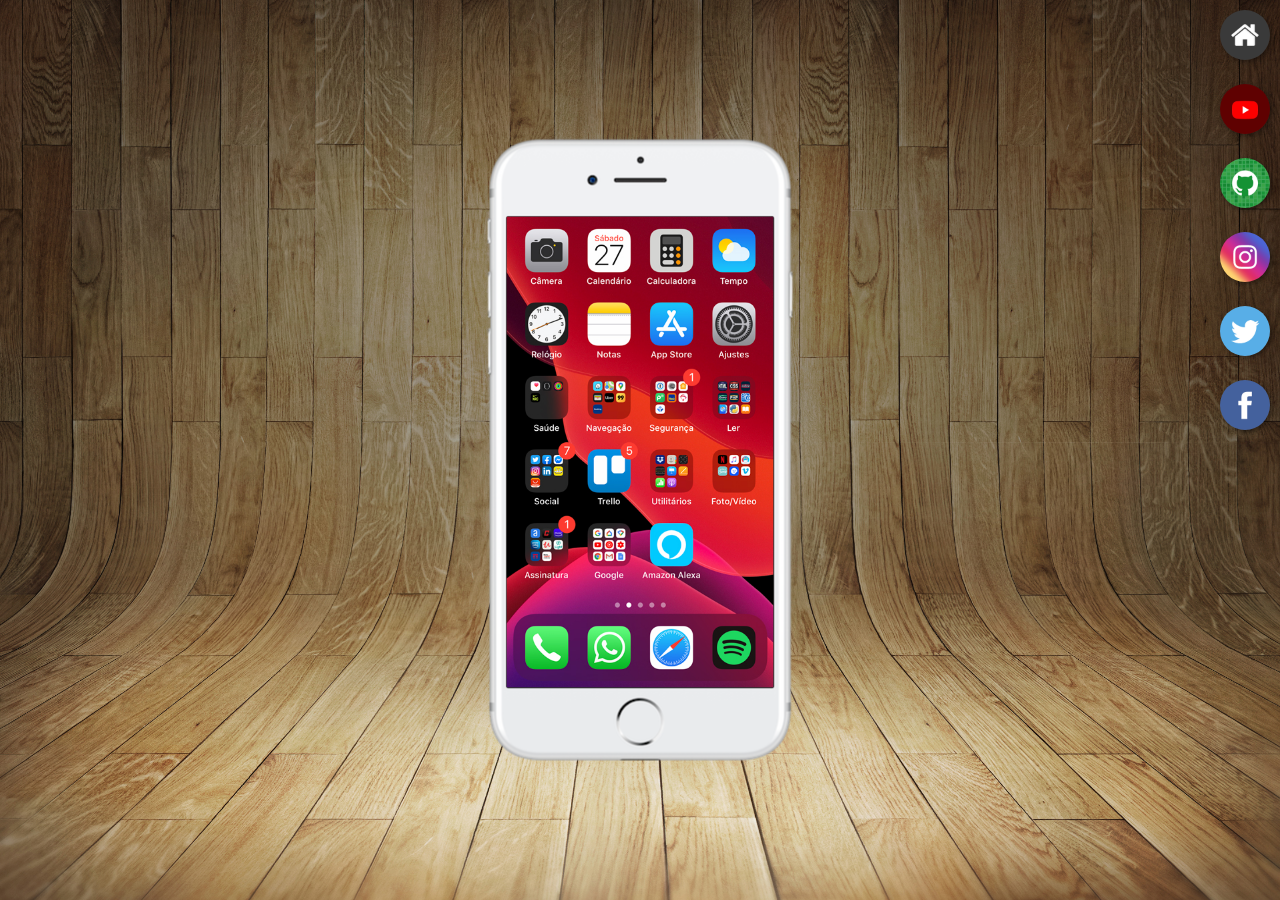
<file: index.html>
<!DOCTYPE html>
<html lang="pt-br">
<head>
    <meta charset="UTF-8">
    <meta name="viewport" content="width=device-width, initial-scale=1.0">
    <link rel="shortcut icon" href="favicon.ico" type="image/x-icon">
    <link rel="stylesheet" href="estilos/style.css">
    <title>Projeto Redes Sociais</title>
</head>
<body>
    <main>
        <section id="telefone">
            <iframe src="home.html" name="tela" id="tela" frameborder="0">
                Seu navegador nao e compativel com isso
            </iframe>
        </section>
        <section id="redes-sociais">
            <a href="home.html" target="tela"><img src="imagens/logo-home.jpg" alt="home"></a> <br>
            <a href="youtube.html" target="tela"><img src="imagens/logo-youtube.jpg" alt="Youtube"></a> <br>
            <a href="github.html" target="tela"><img src="imagens/logo-github.jpg" alt="GitHub"></a> <br>
            <a href="instagram.html" target="tela"><img src="imagens/logo-instagram.jpg" alt="Instagram"></a> <br>
            <a href="twitter.html" target="tela"><img src="imagens/logo-twitter.jpg" alt="Twitter"></a> <br>
            <a href="facebook.html" target="tela"><img src="imagens/logo-facebook.jpg" alt="Facebook"></a> <br>
        </section>
    </main>
</body>
</html>
</file>
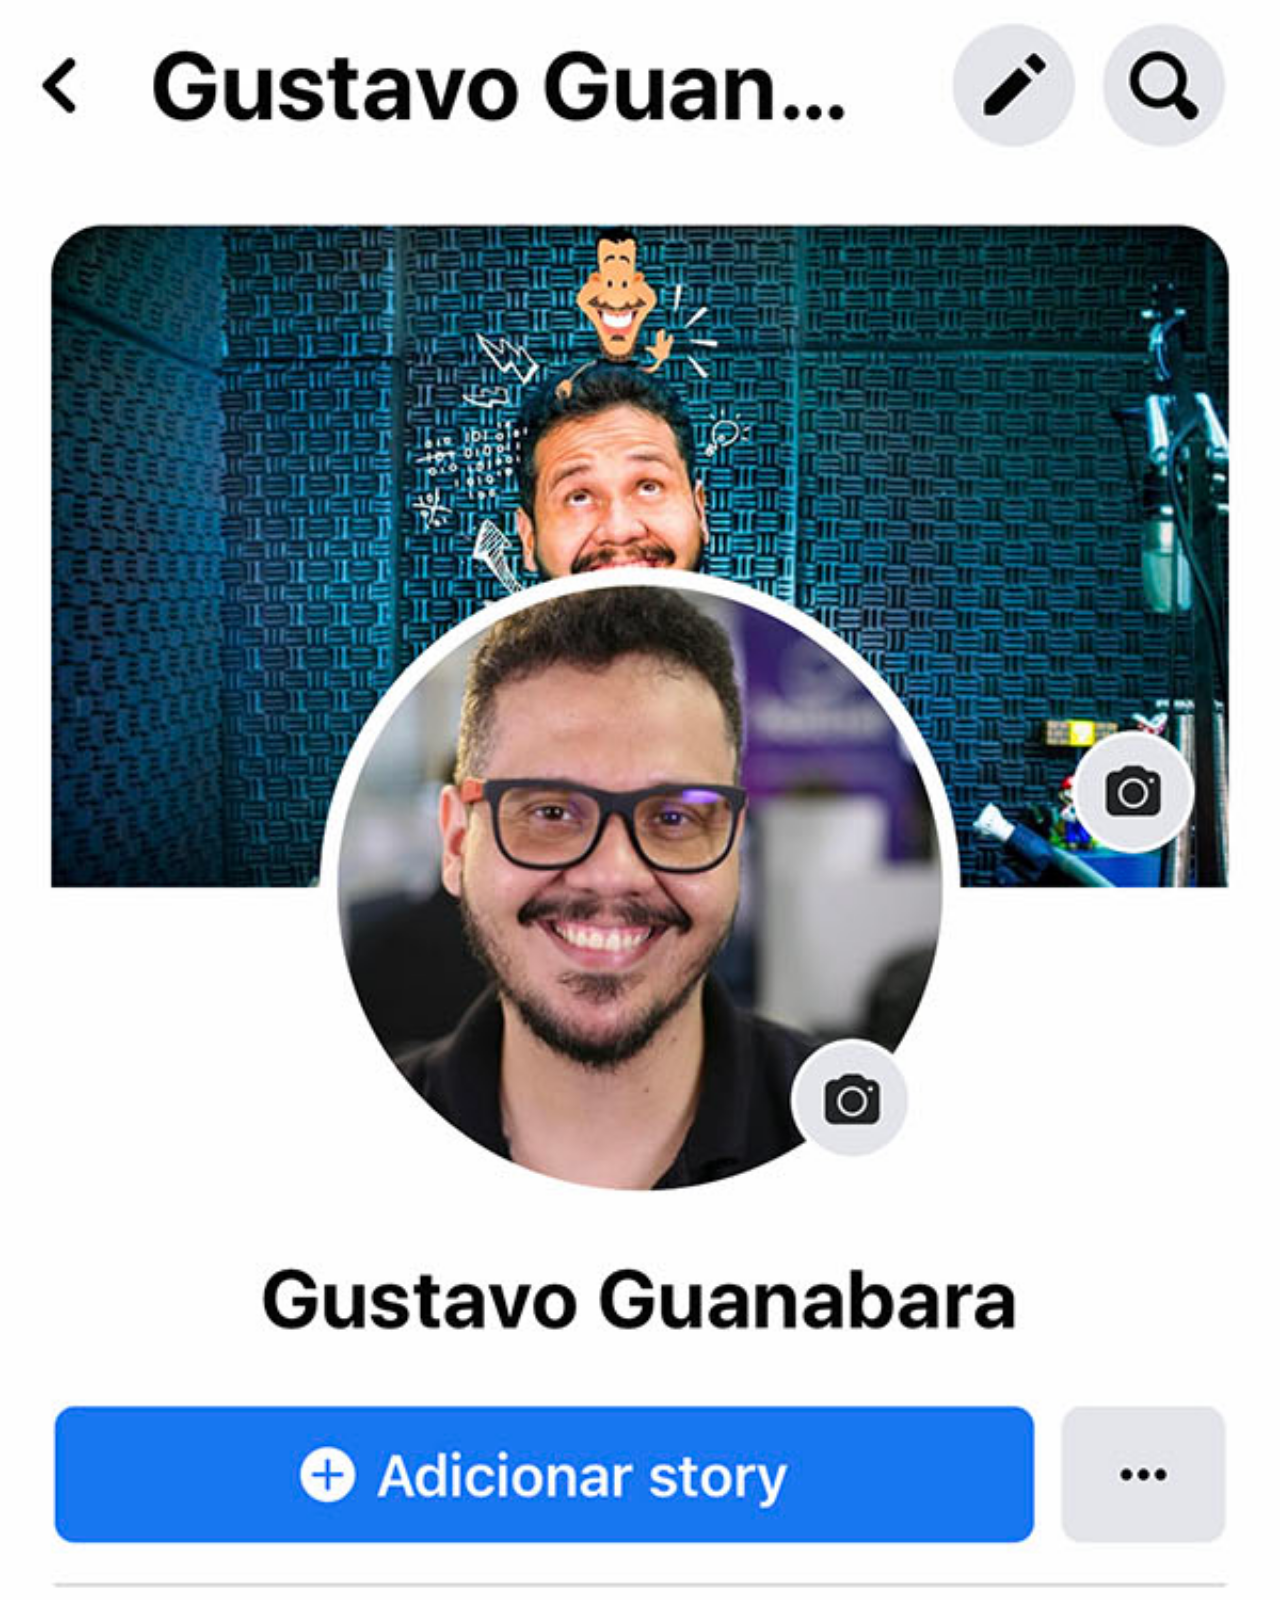
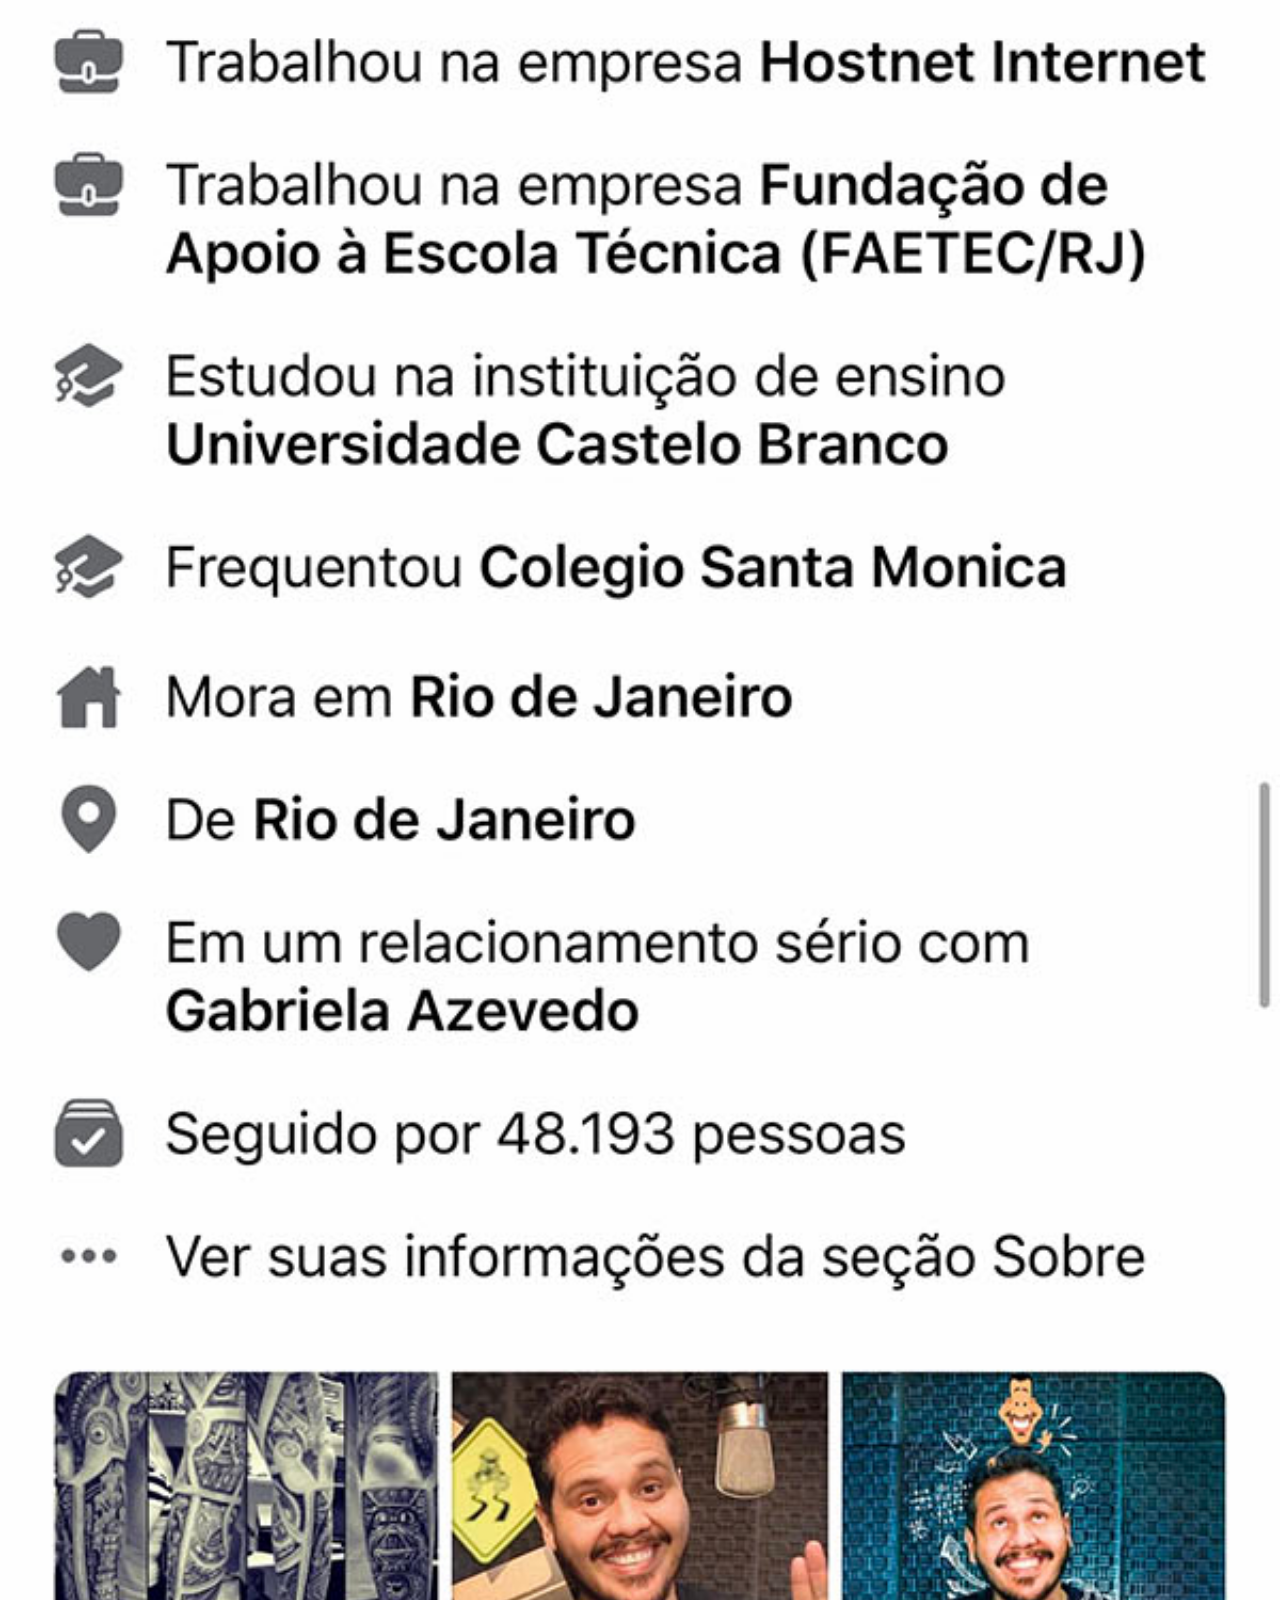
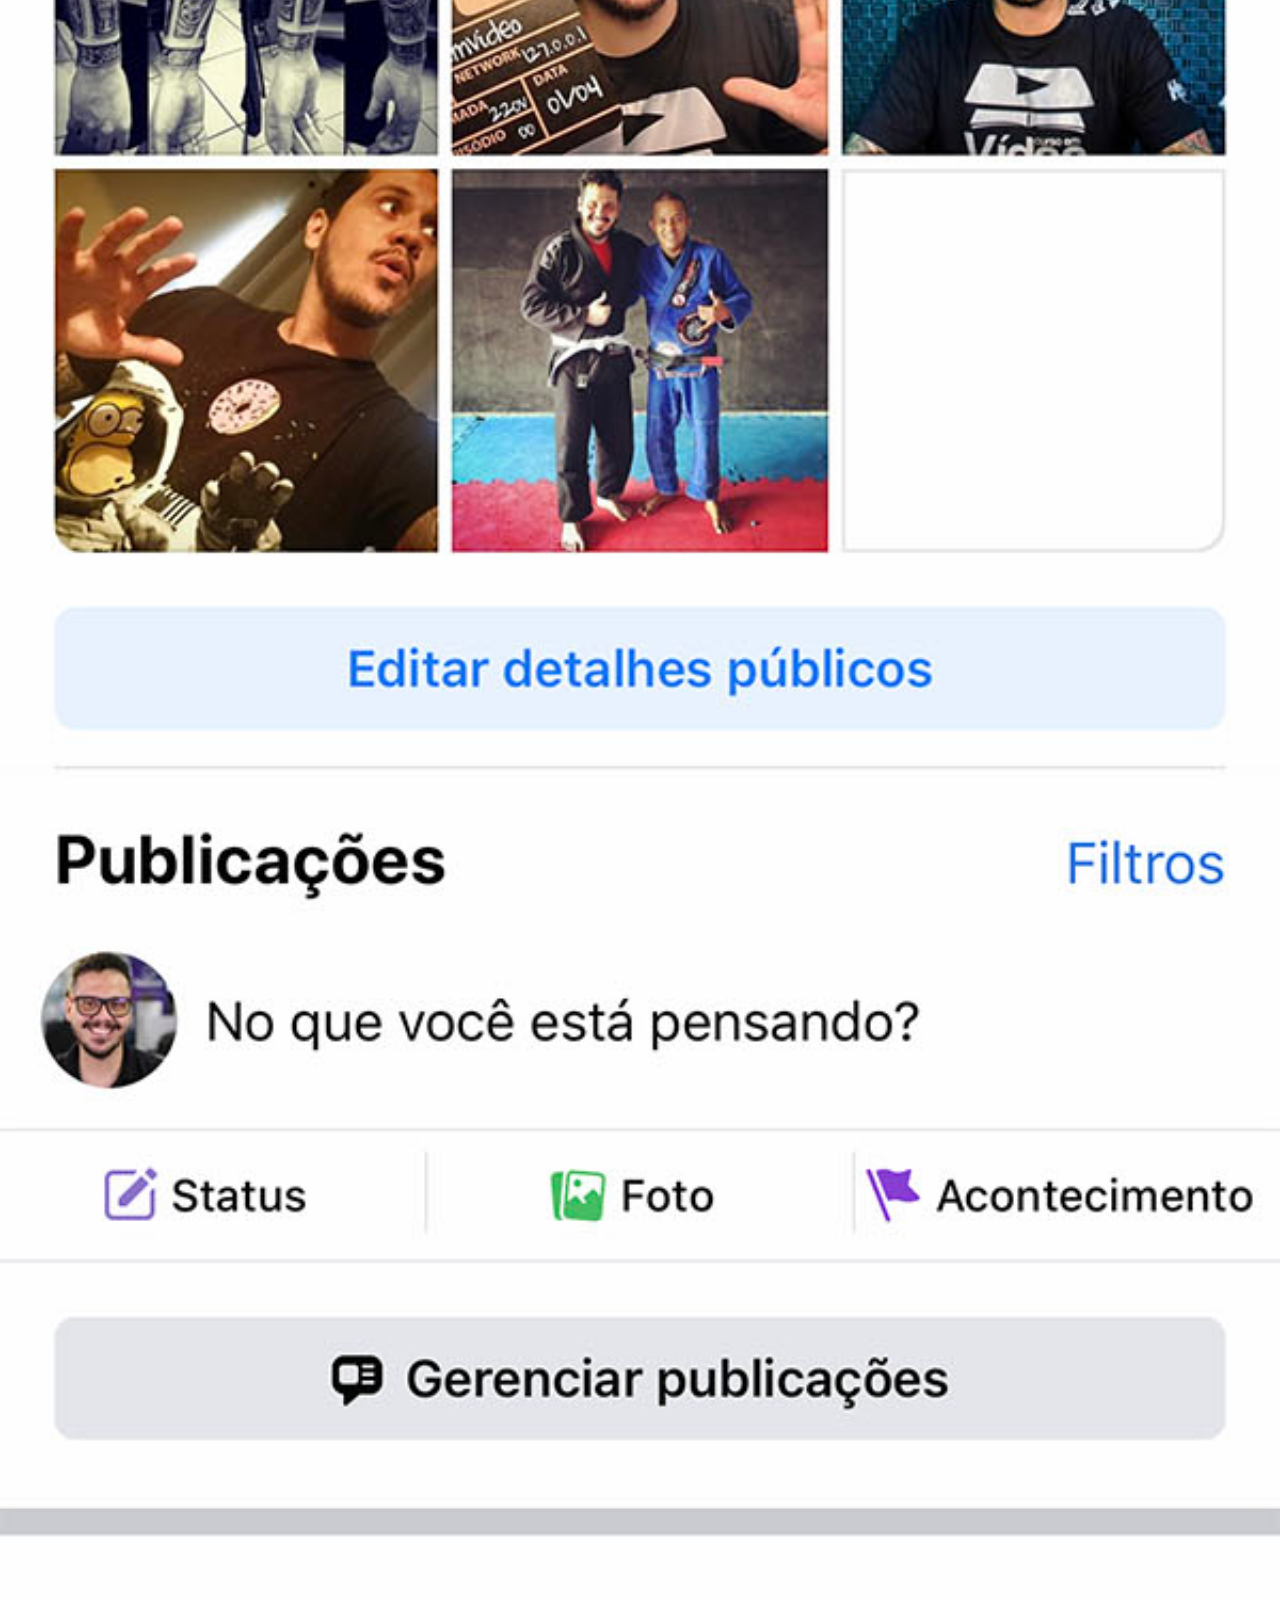
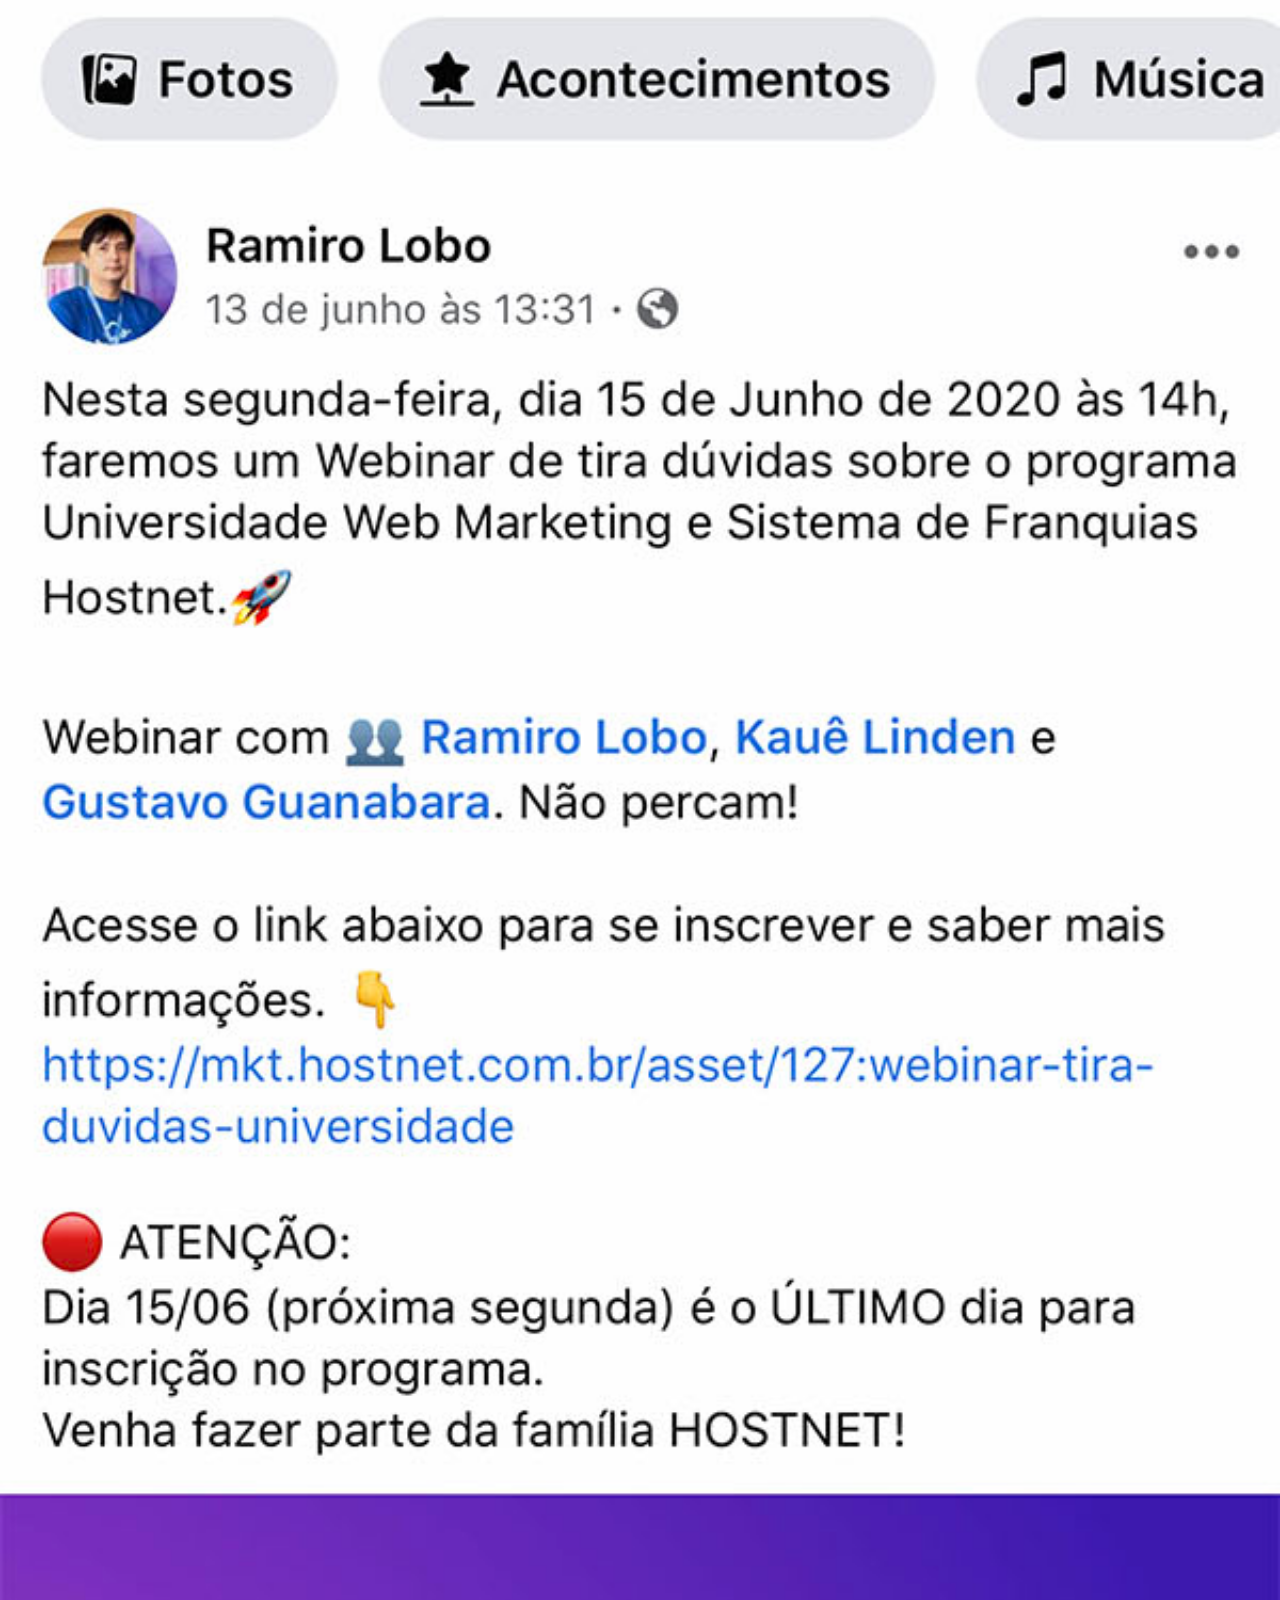
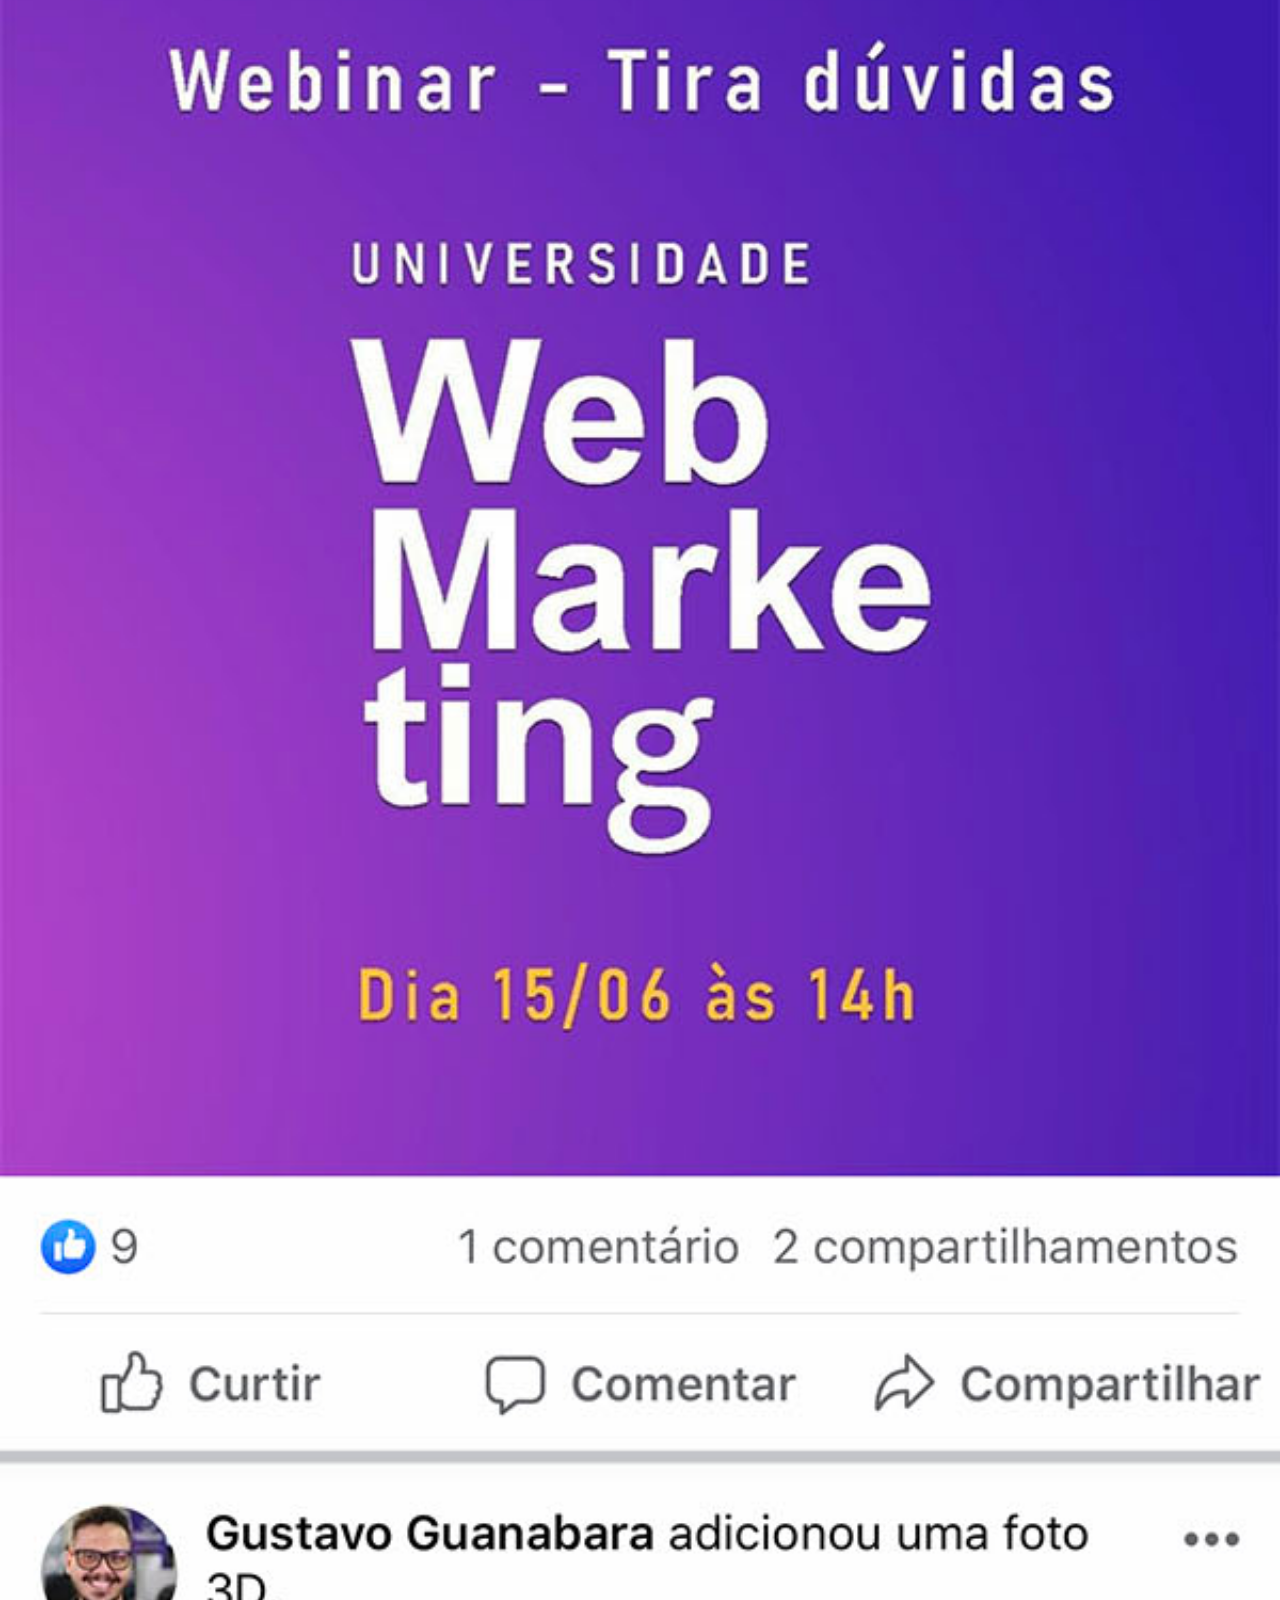
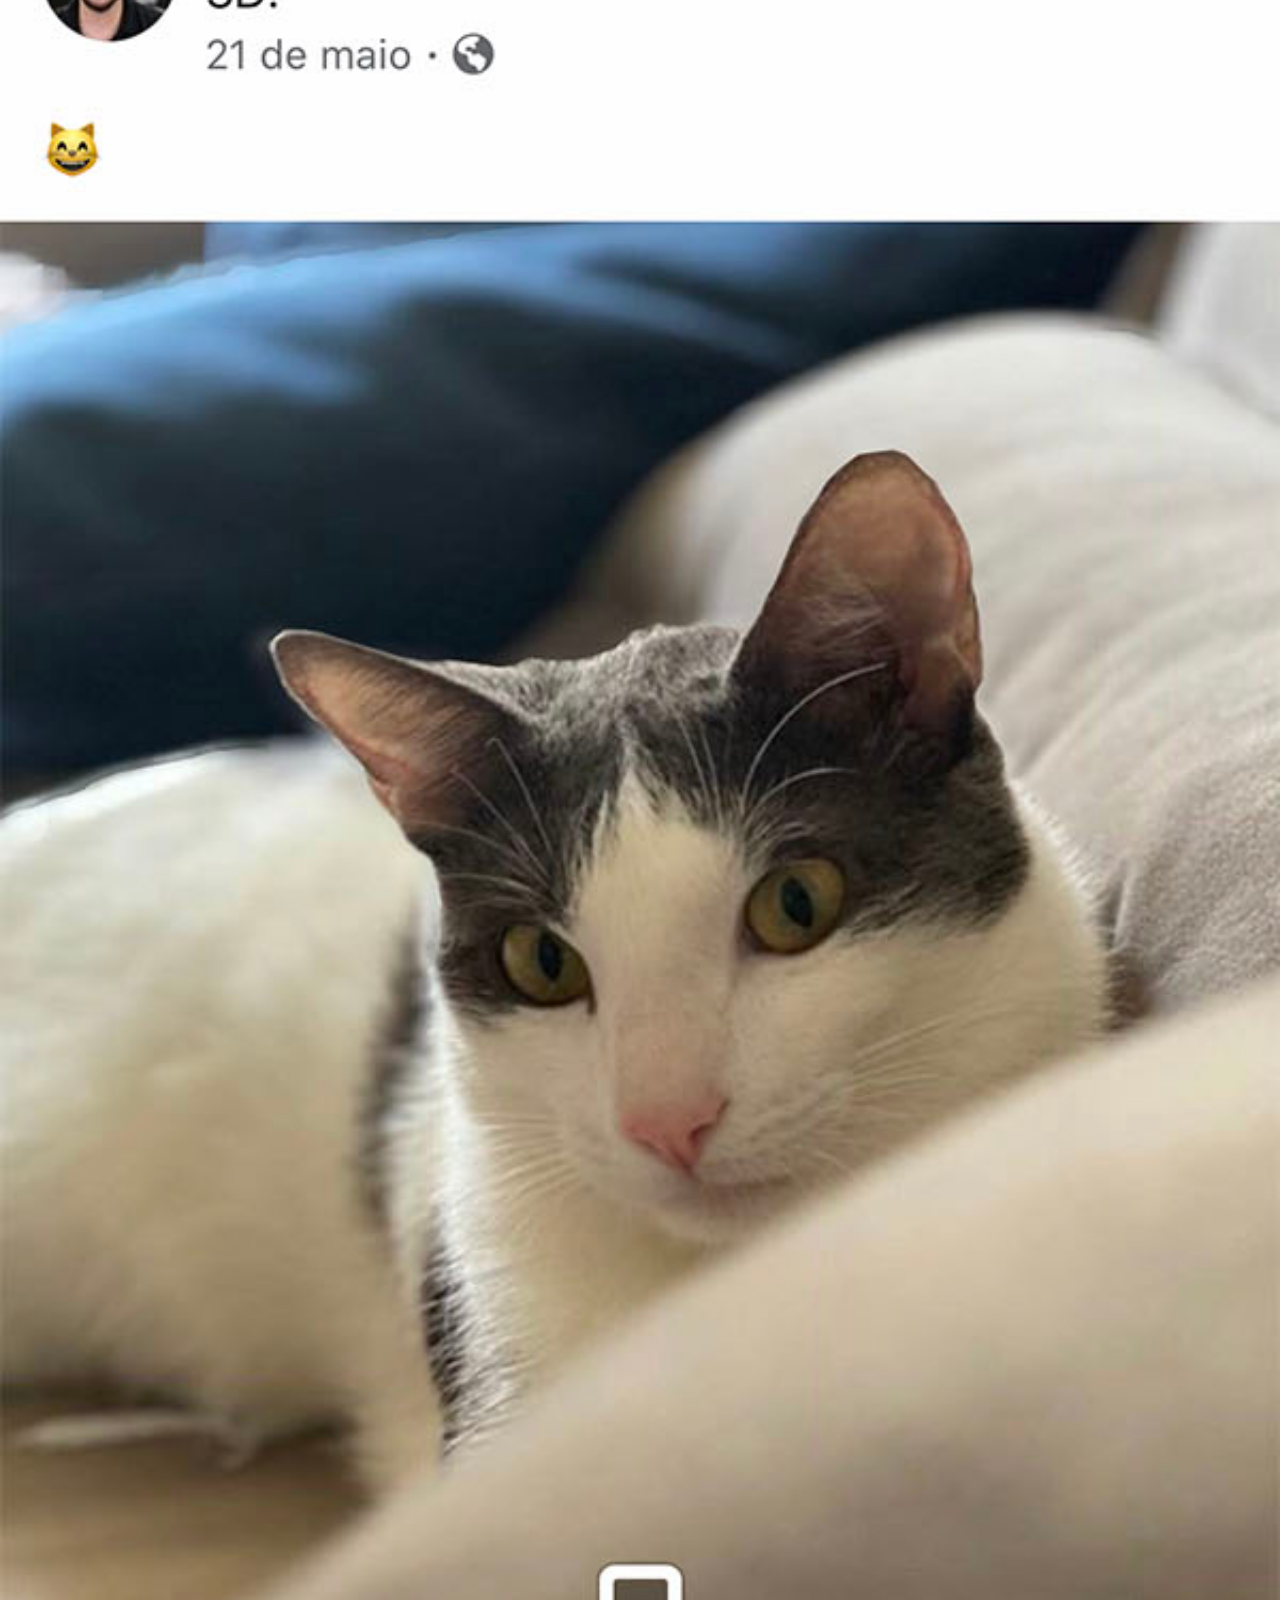
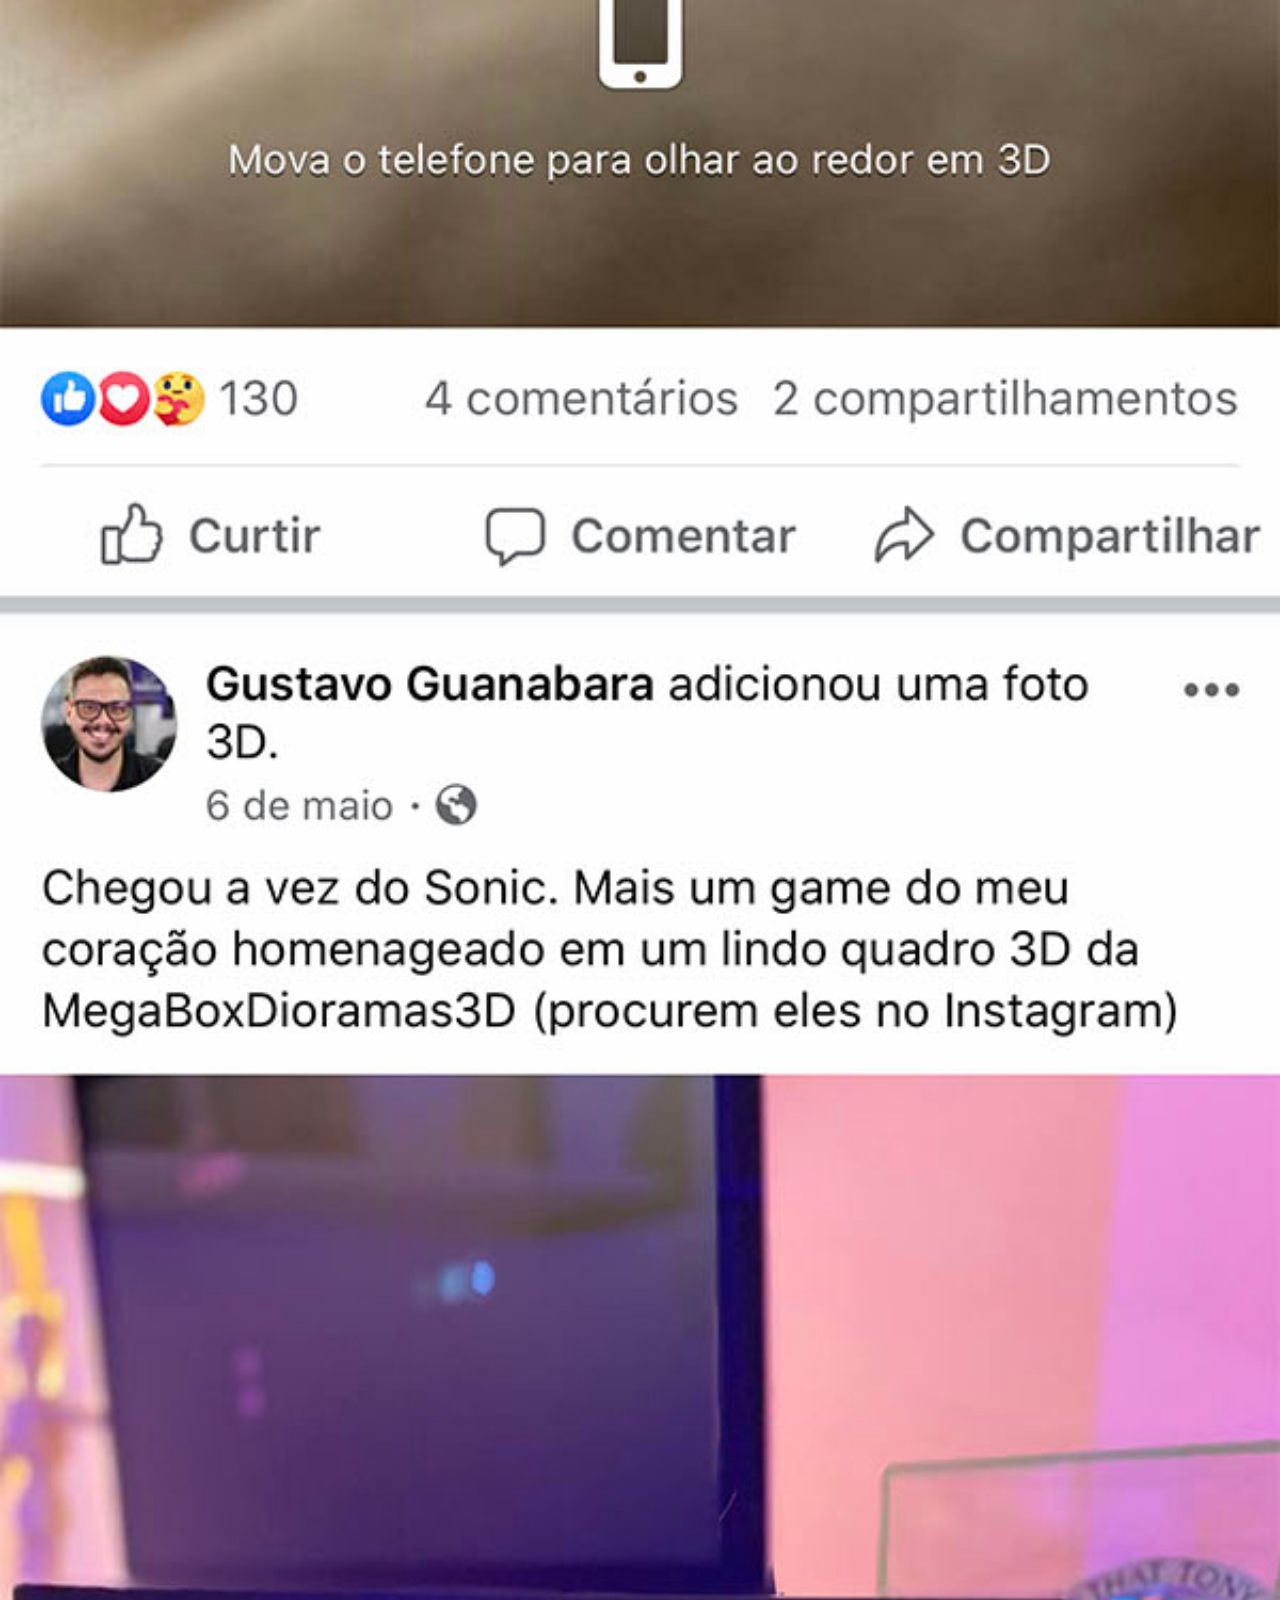
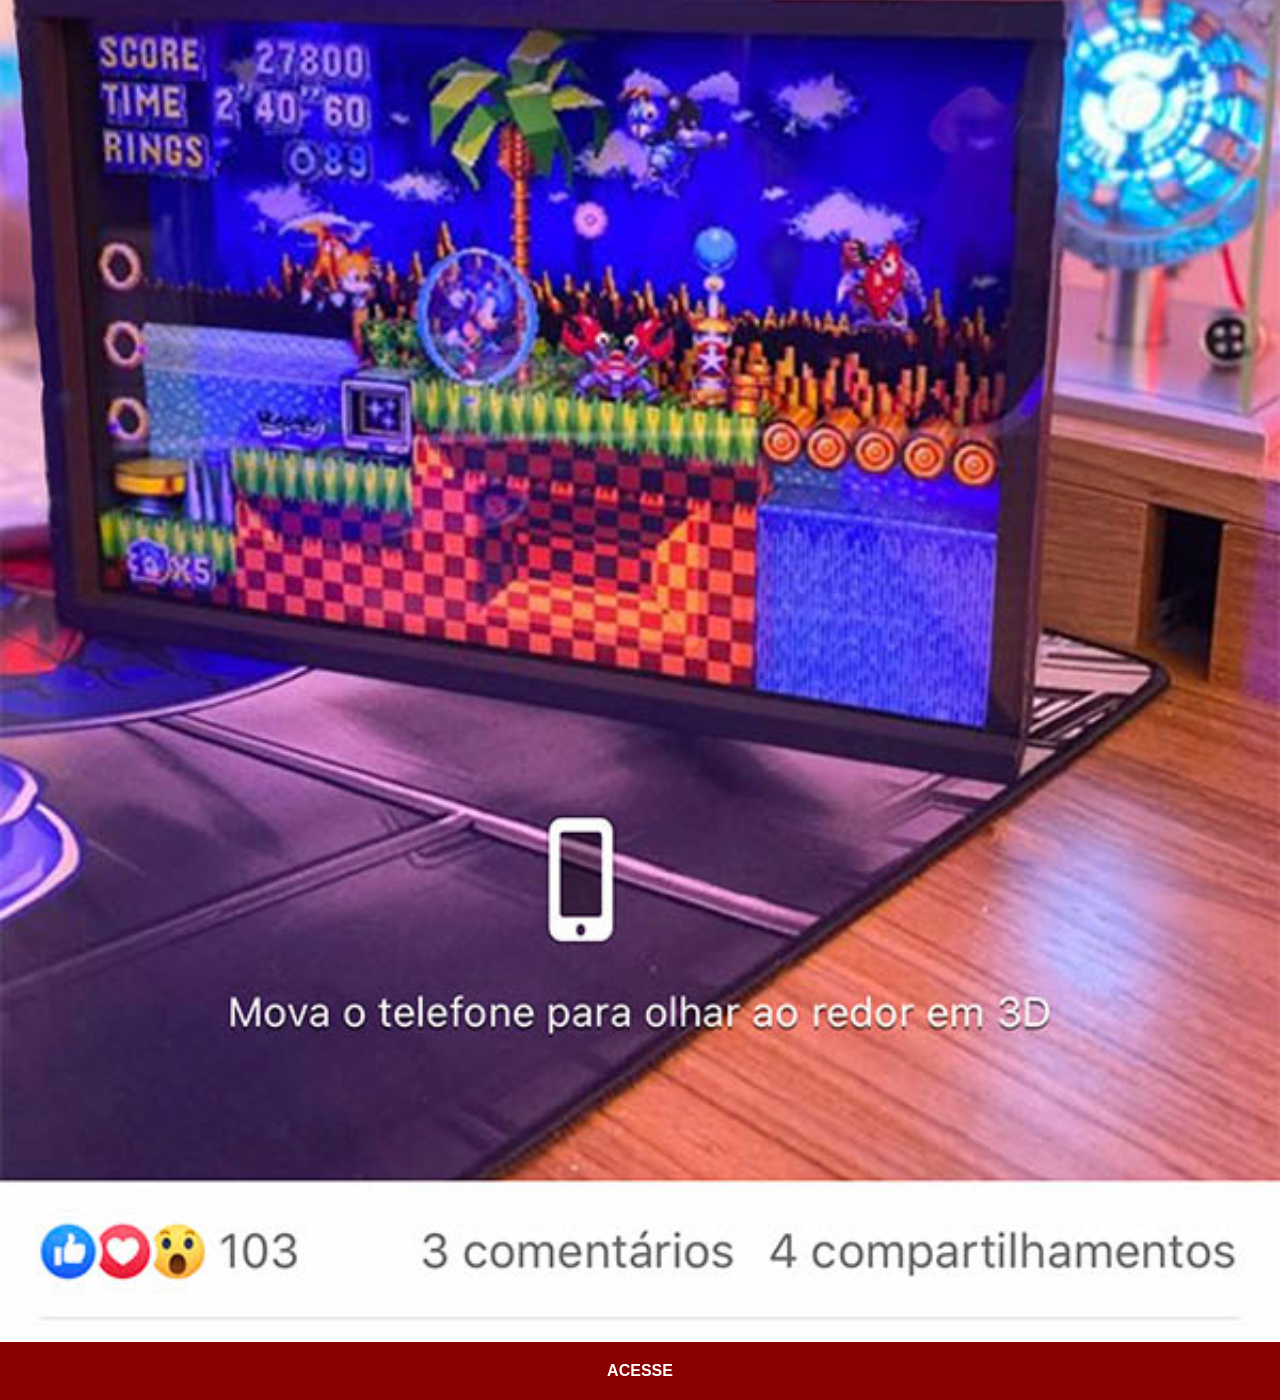
<file: facebook.html>
<!DOCTYPE html>
<html lang="pt-br">
<head>
    <meta charset="UTF-8">
    <meta name="viewport" content="width=device-width, initial-scale=1.0">
    <title>Facebook</title>
    <link rel="stylesheet" href="estilos/social.css">
</head>
<body>
    <img src="imagens/tela-facebook.jpg" alt="Facebook">
    <a href="https://www.facebook.com/gustavoguanabara/?locale=pt_BR">ACESSE</a>
</body>
</html>
</file>
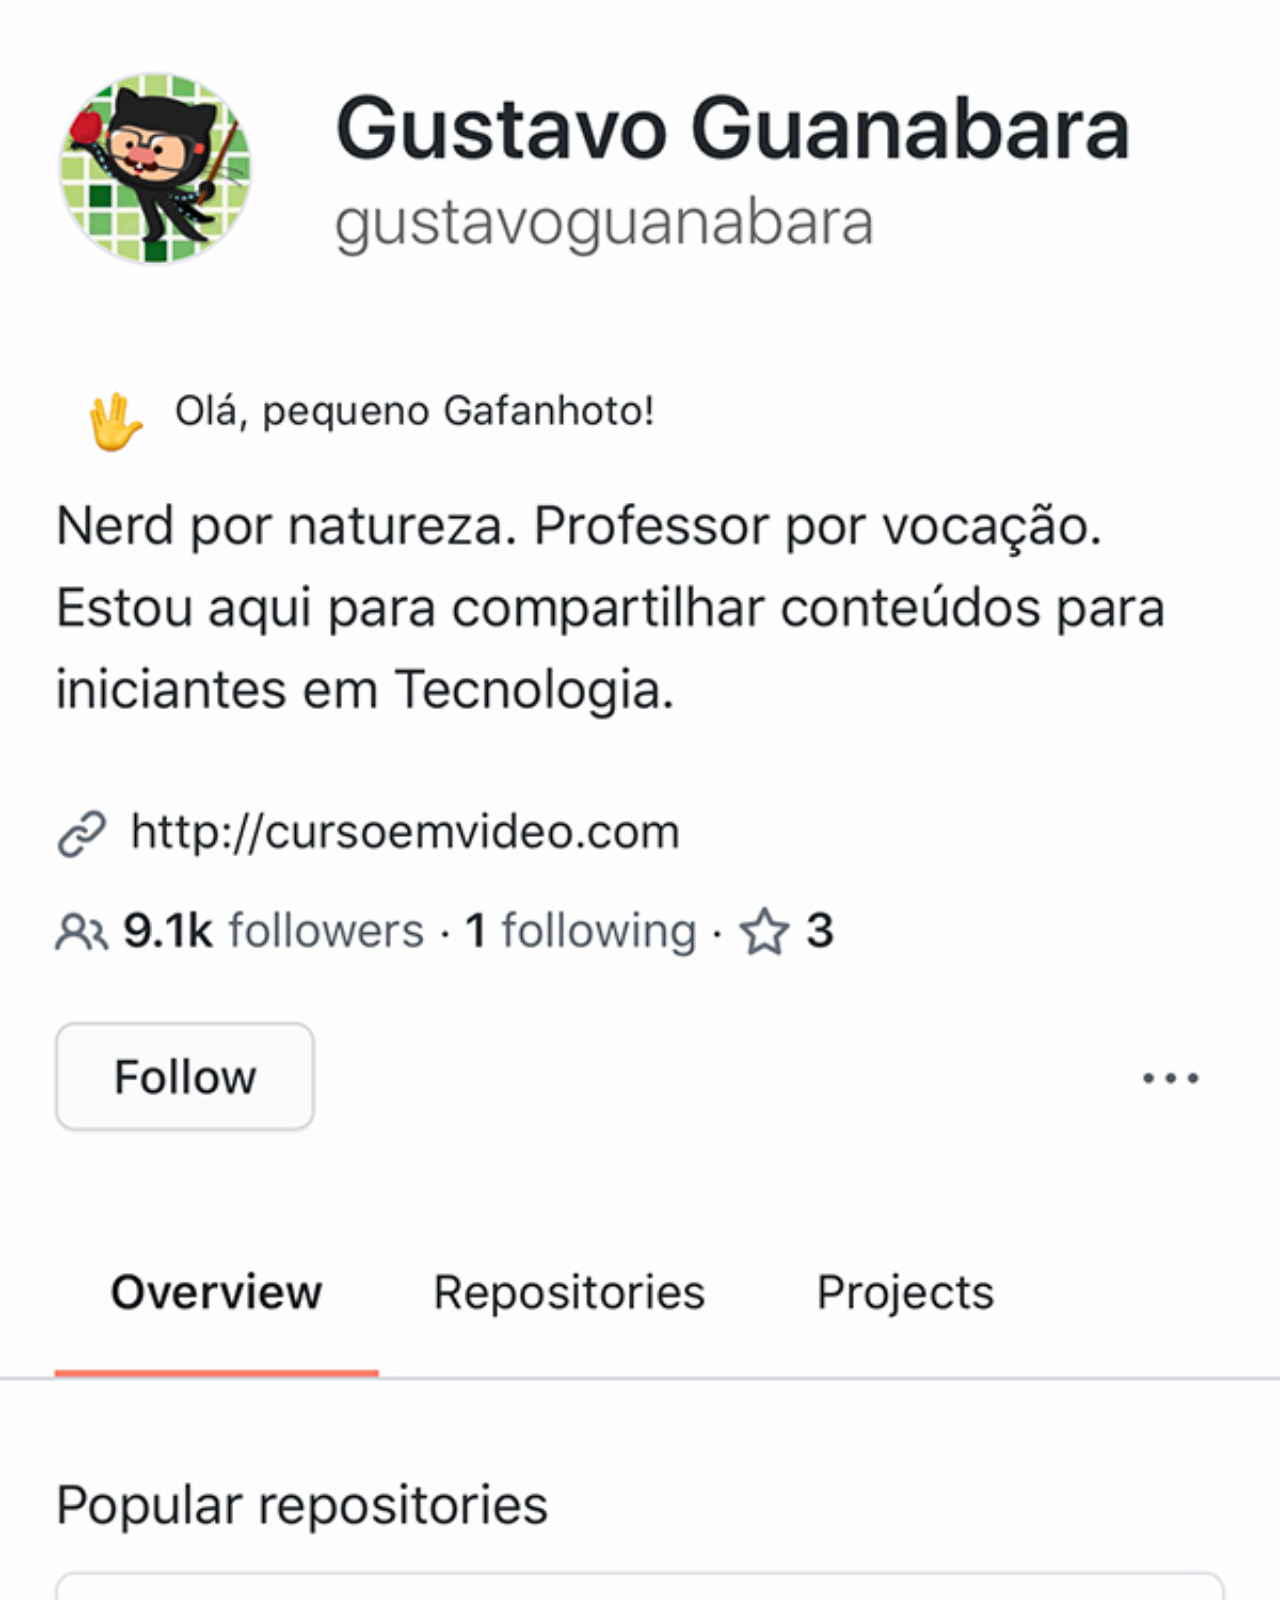
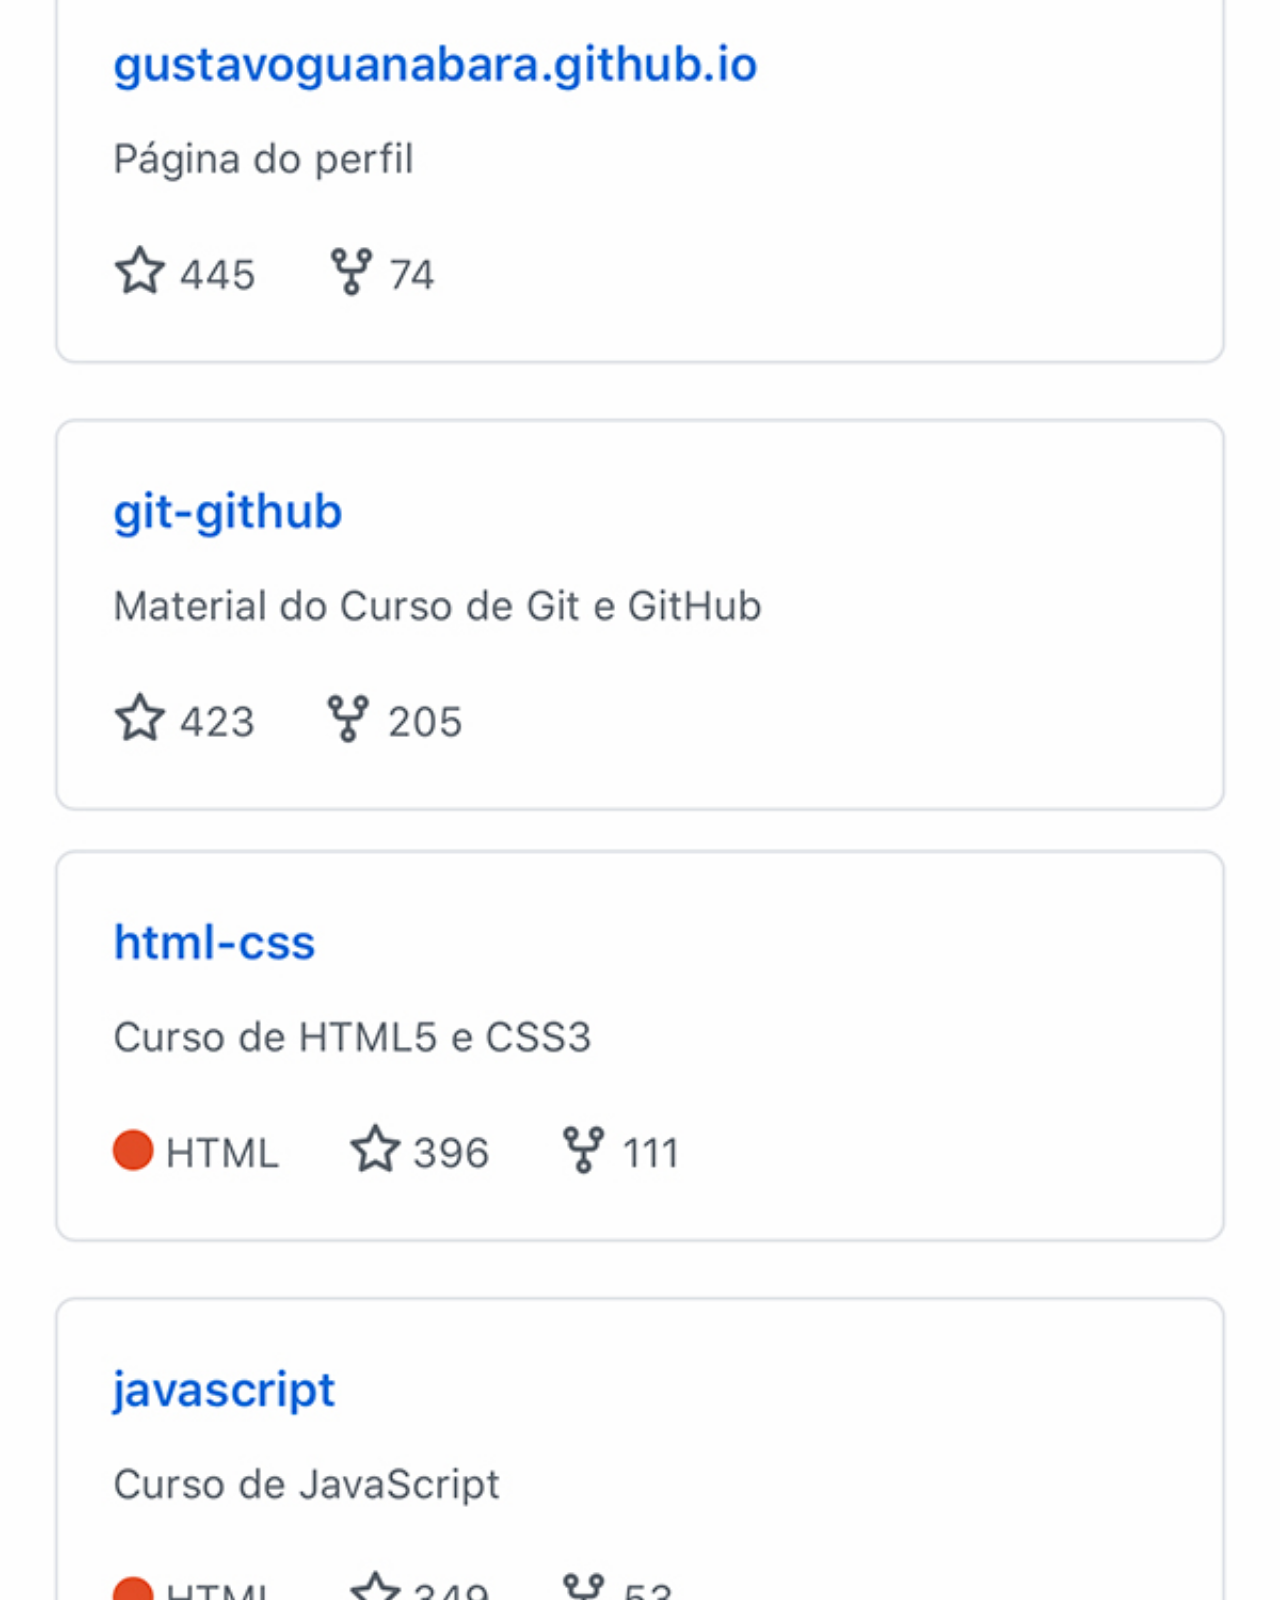
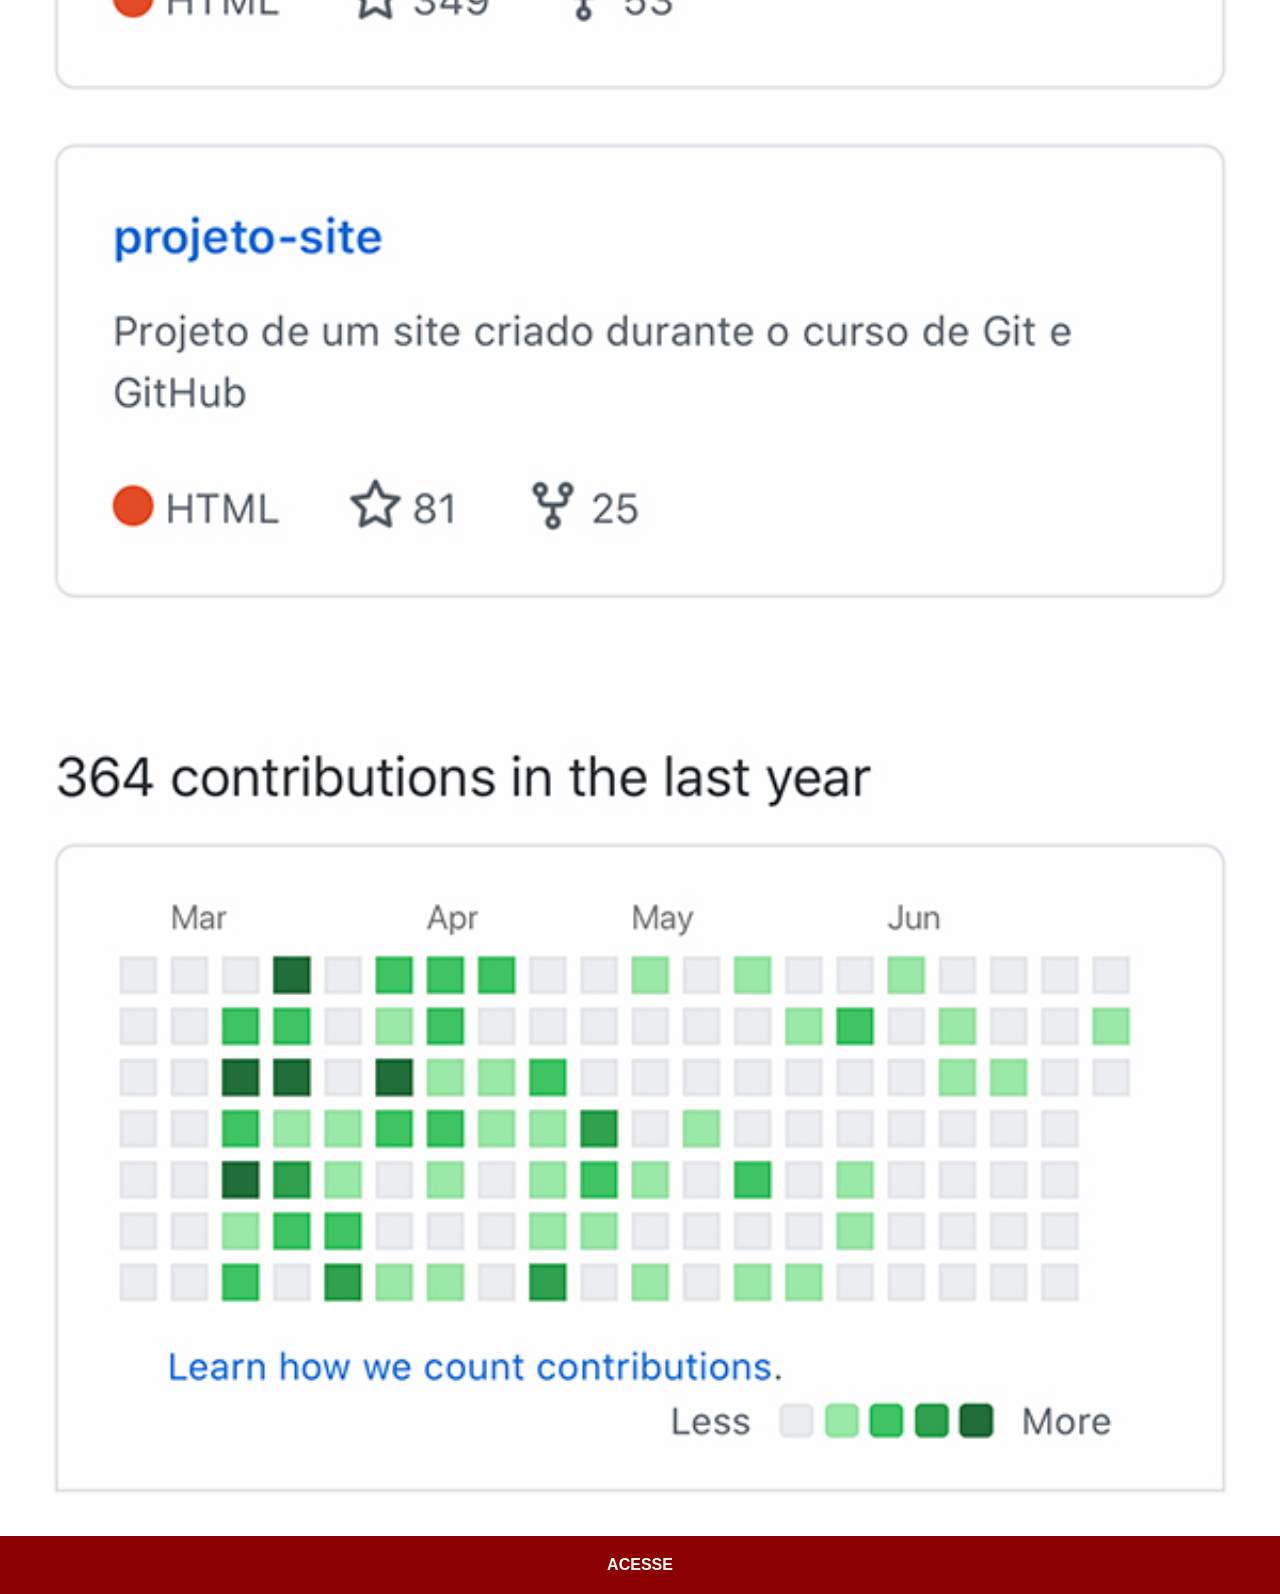
<file: github.html>
<!DOCTYPE html>
<html lang="pt-br">
<head>
    <meta charset="UTF-8">
    <meta name="viewport" content="width=device-width, initial-scale=1.0">
    <title>GitHub</title>
    <link rel="stylesheet" href="estilos/social.css">
</head>
<body>
    <img src="imagens/tela-github.jpg" alt="Github">
    <a href="https://github.com/gustavoguanabara" target="_blank">ACESSE</a>
</body>
</html>
</file>
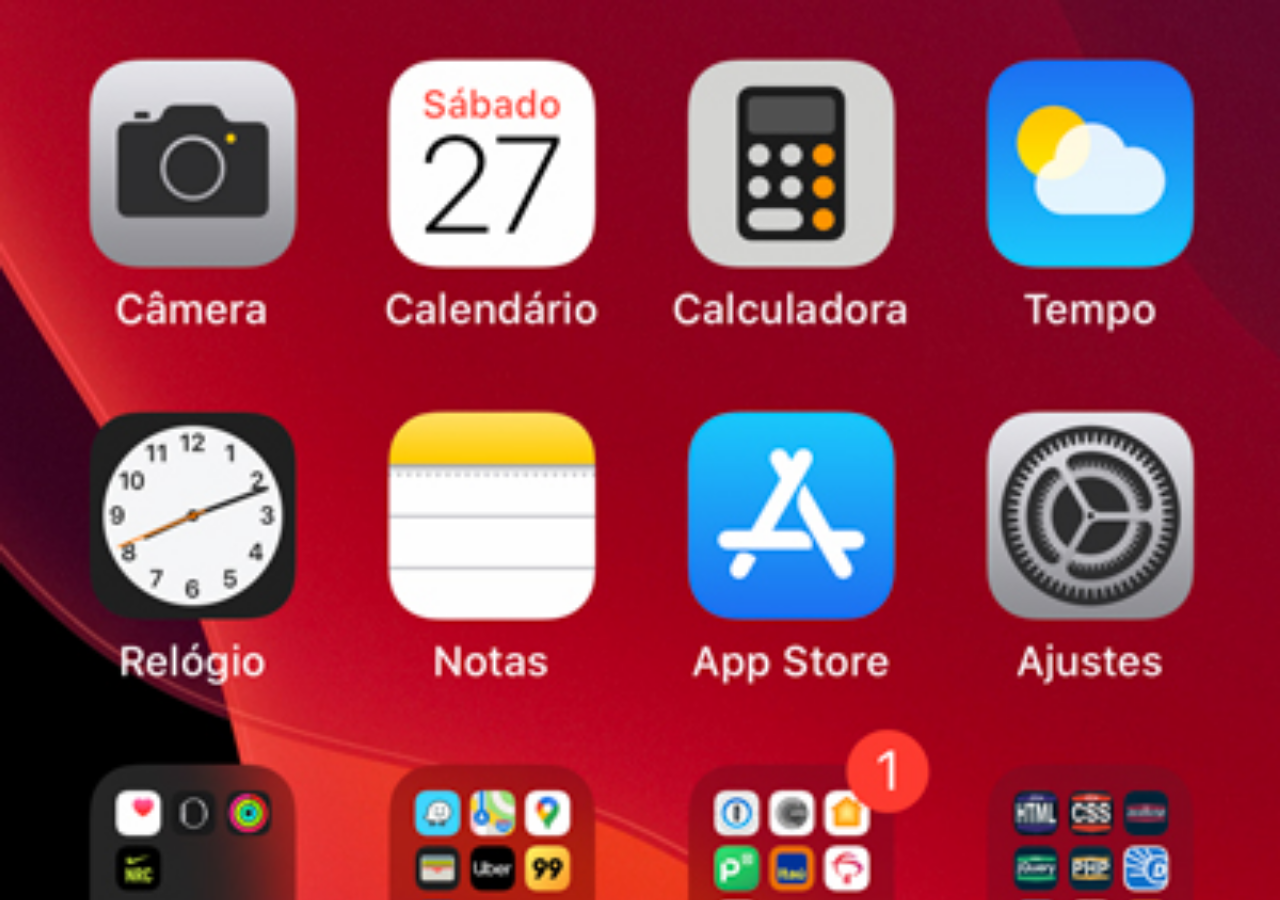
<file: home.html>
<!DOCTYPE html>
<html lang="pt-br">
<head>
    <meta charset="UTF-8">
    <meta name="viewport" content="width=device-width, initial-scale=1.0">
    <title>Home</title>
</head>
<style>
    * {
        margin: 0;
        padding: 0;
    }

    body {
        width: 100vw;
        height: 100vh;
        background: black url('imagens/tela-home.jpg') no-repeat top center;
        background-size: cover;
    }
</style>
<body>
    
</body>
</html>
</file>
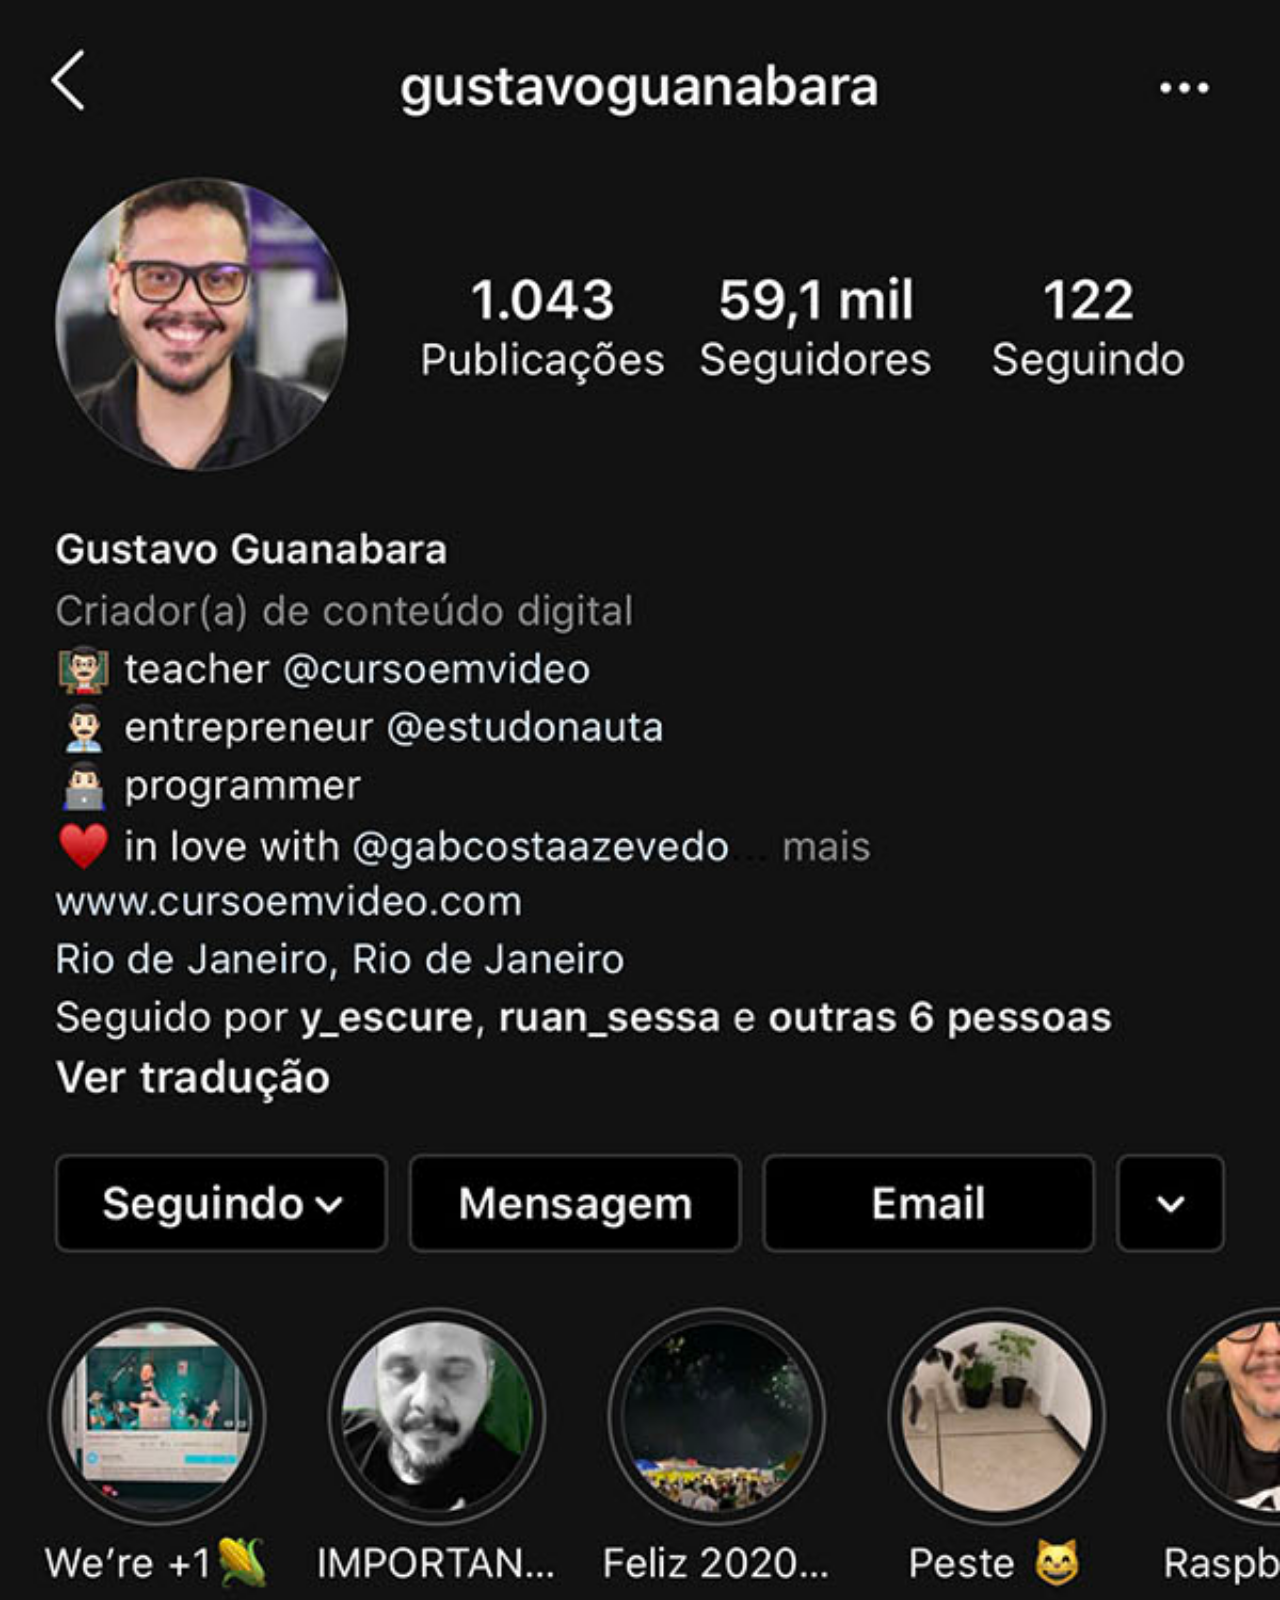
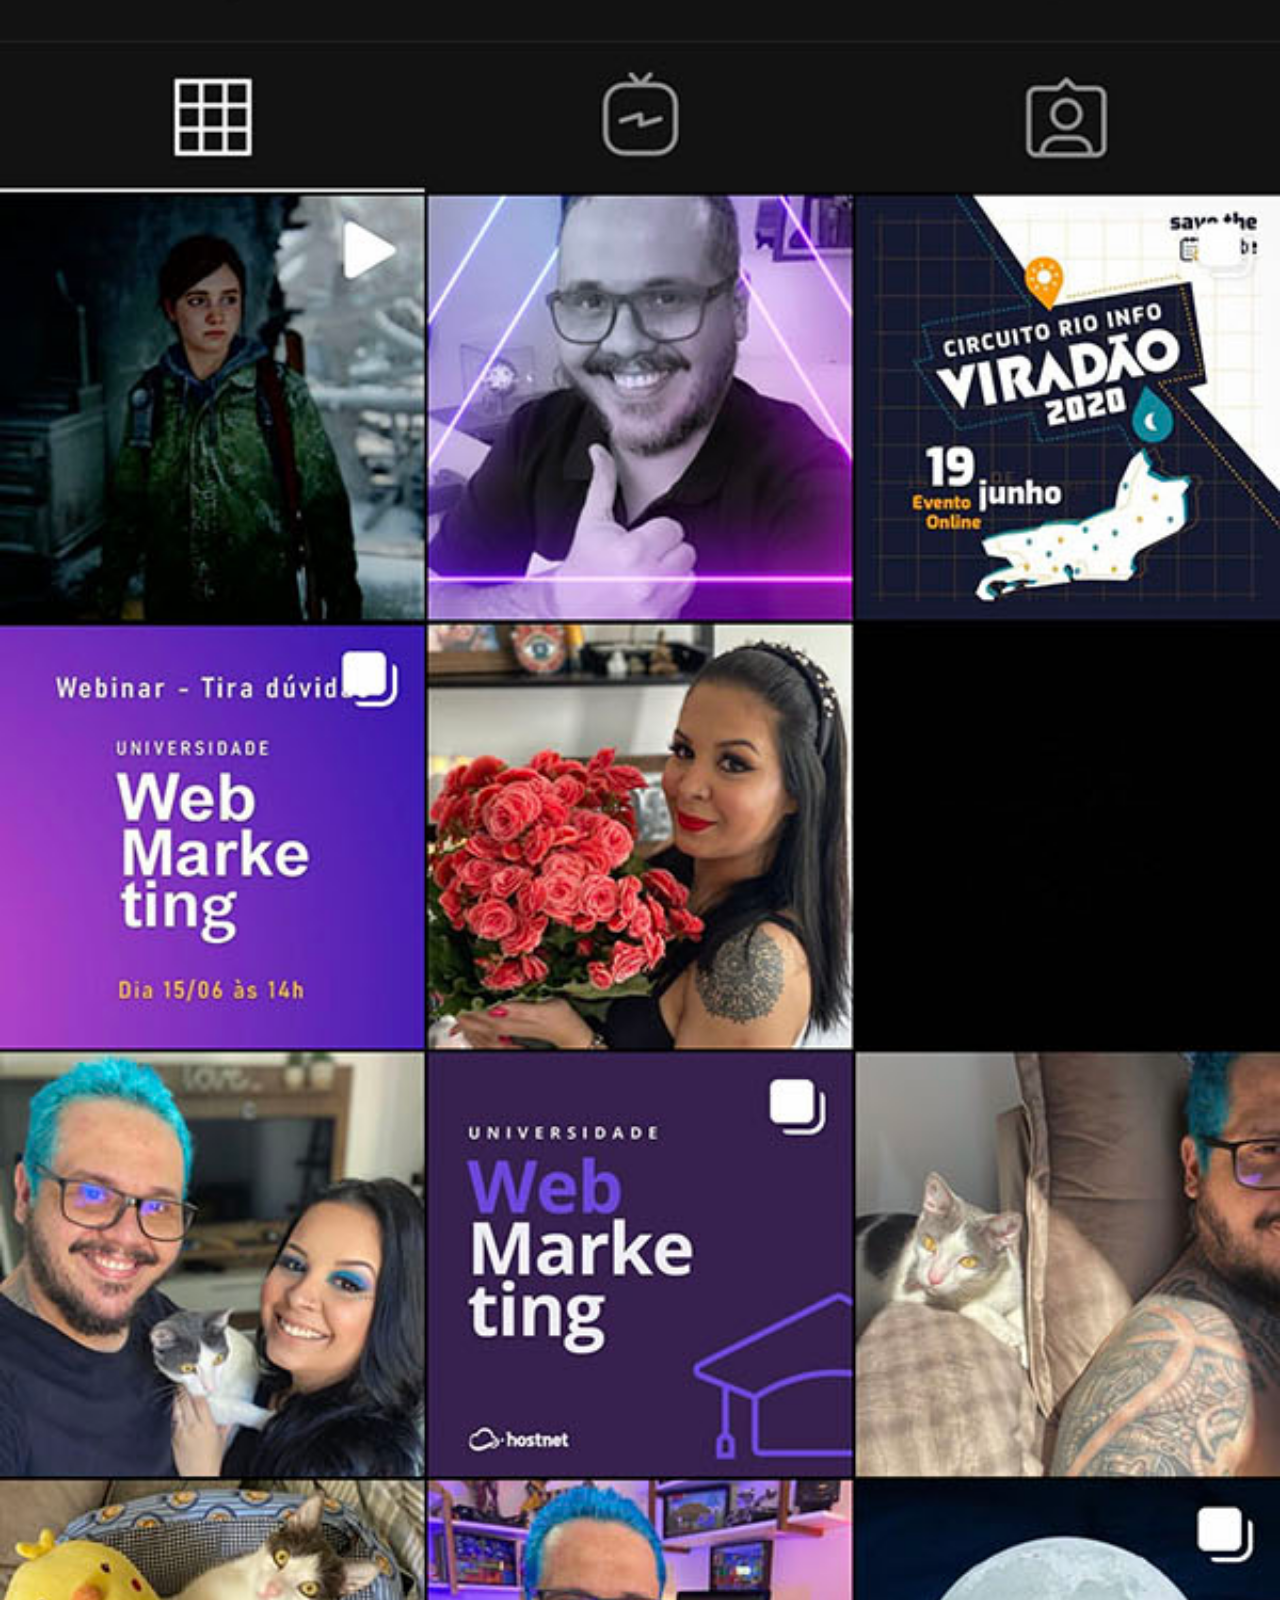
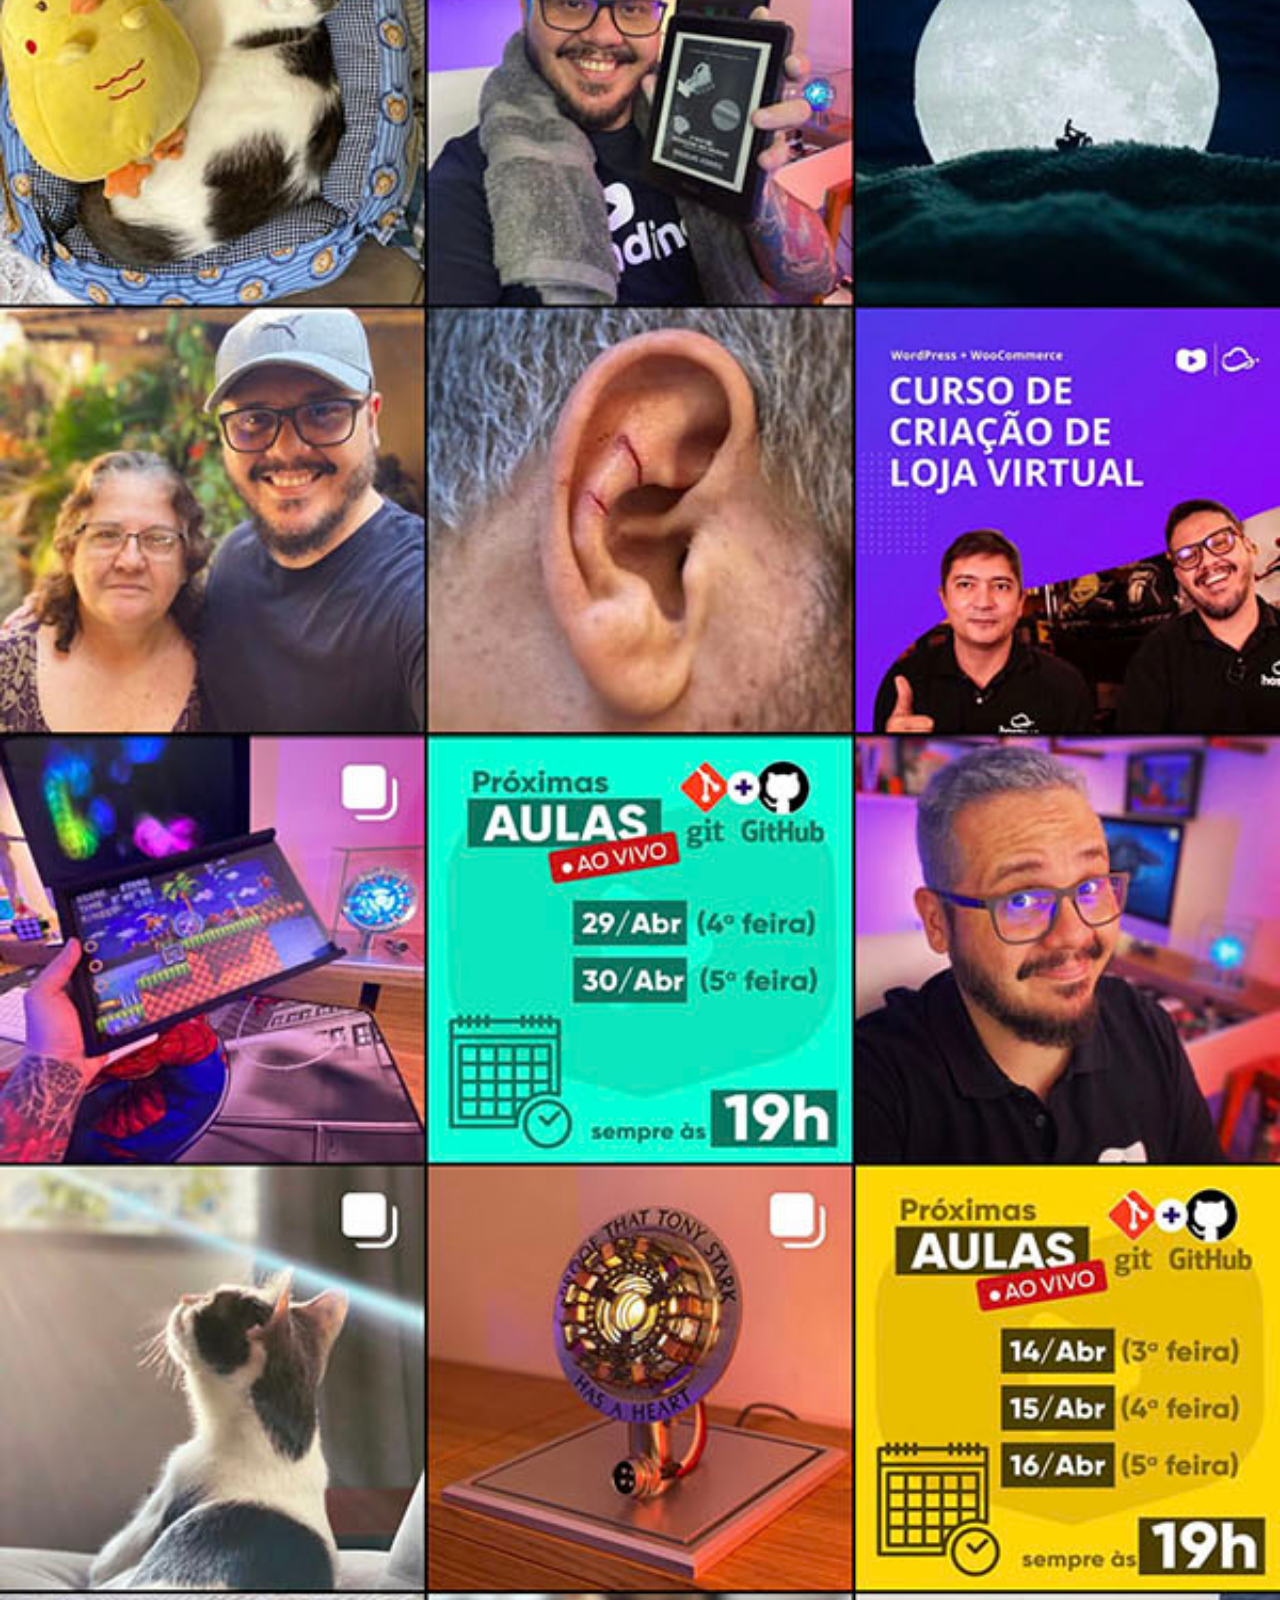
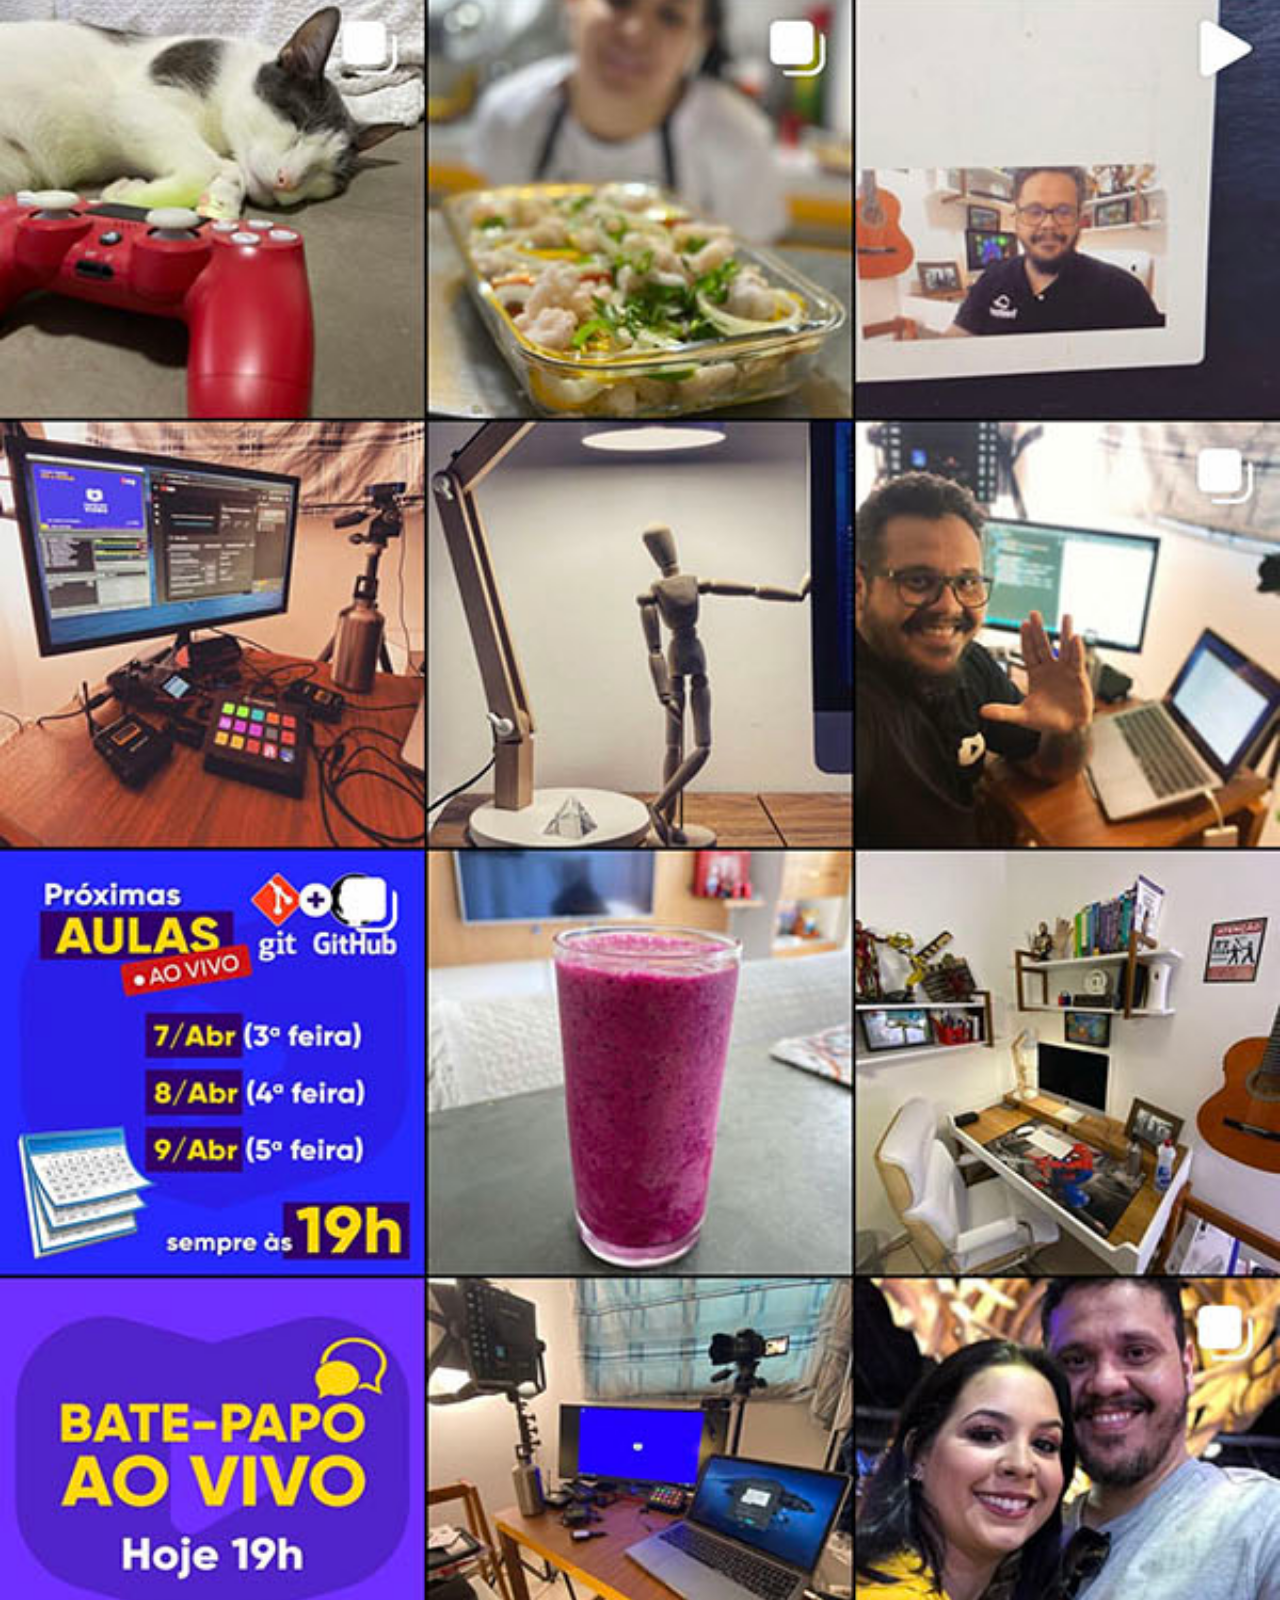
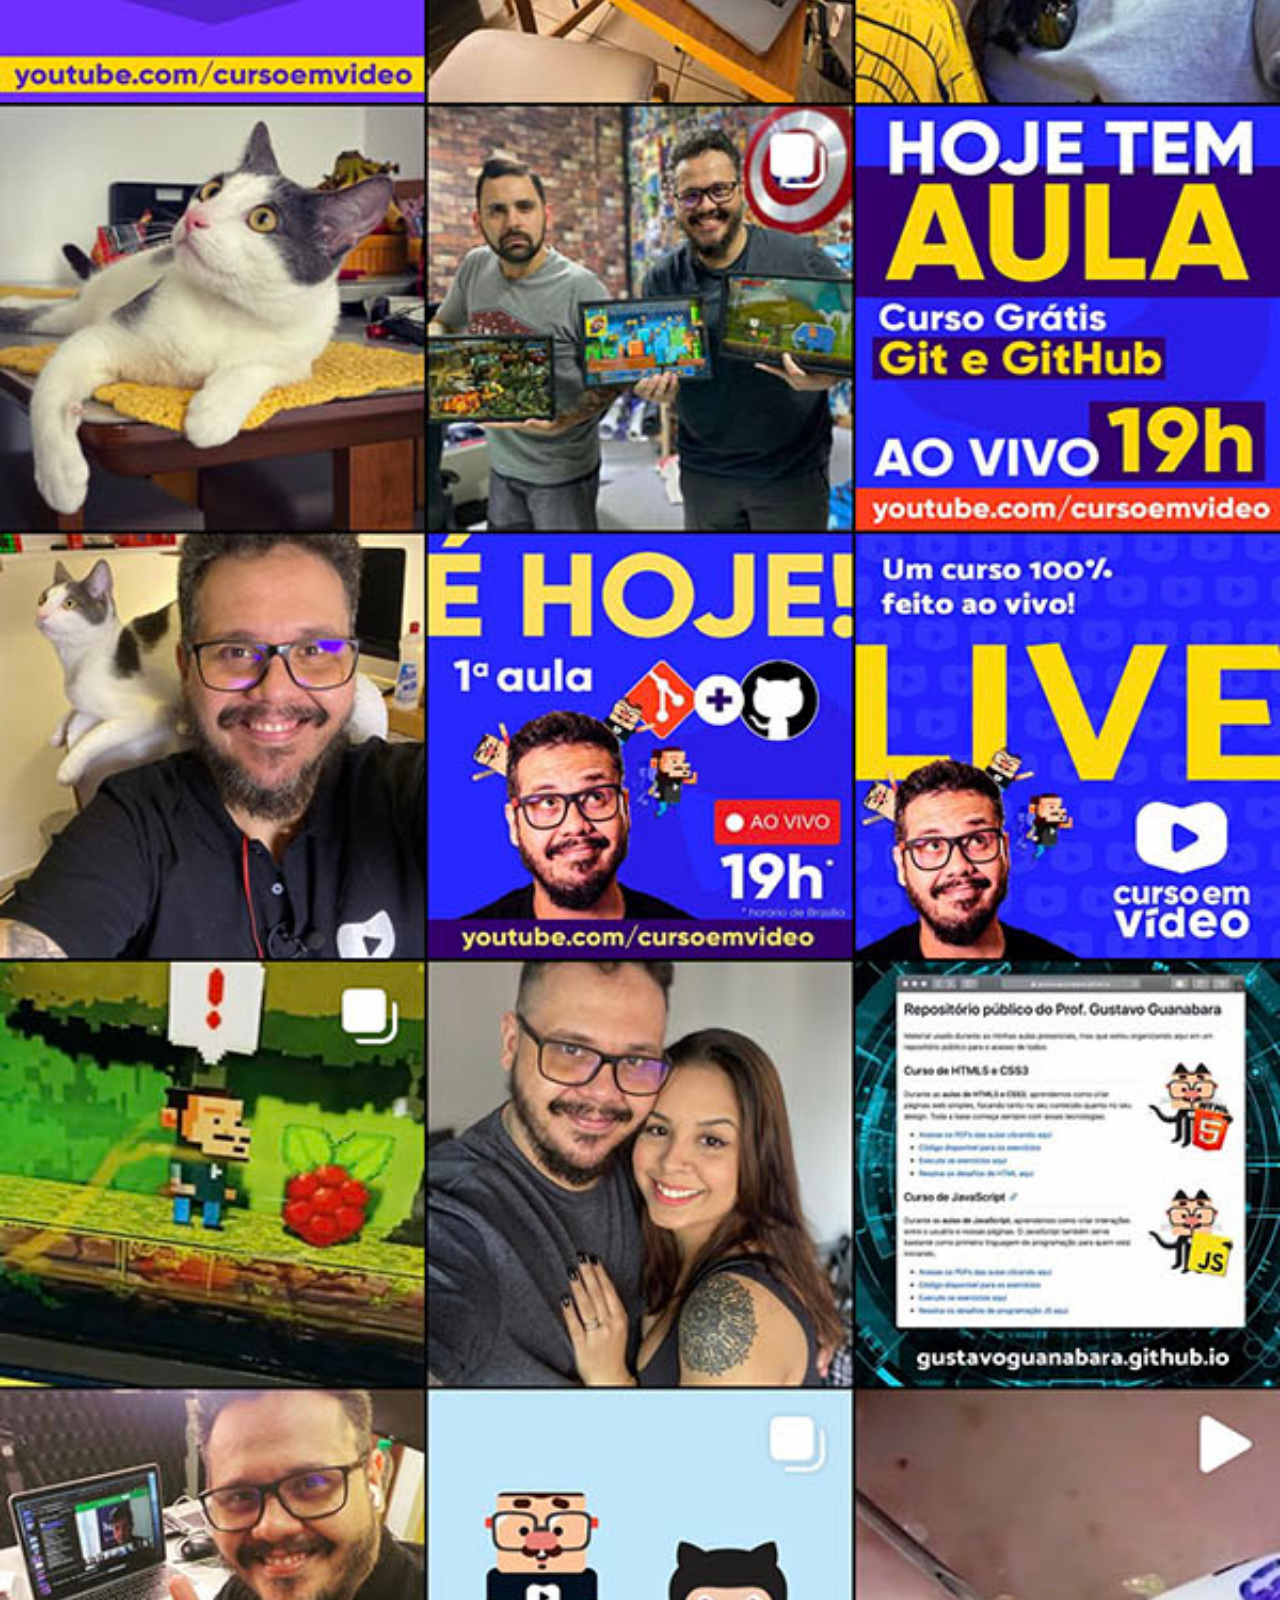
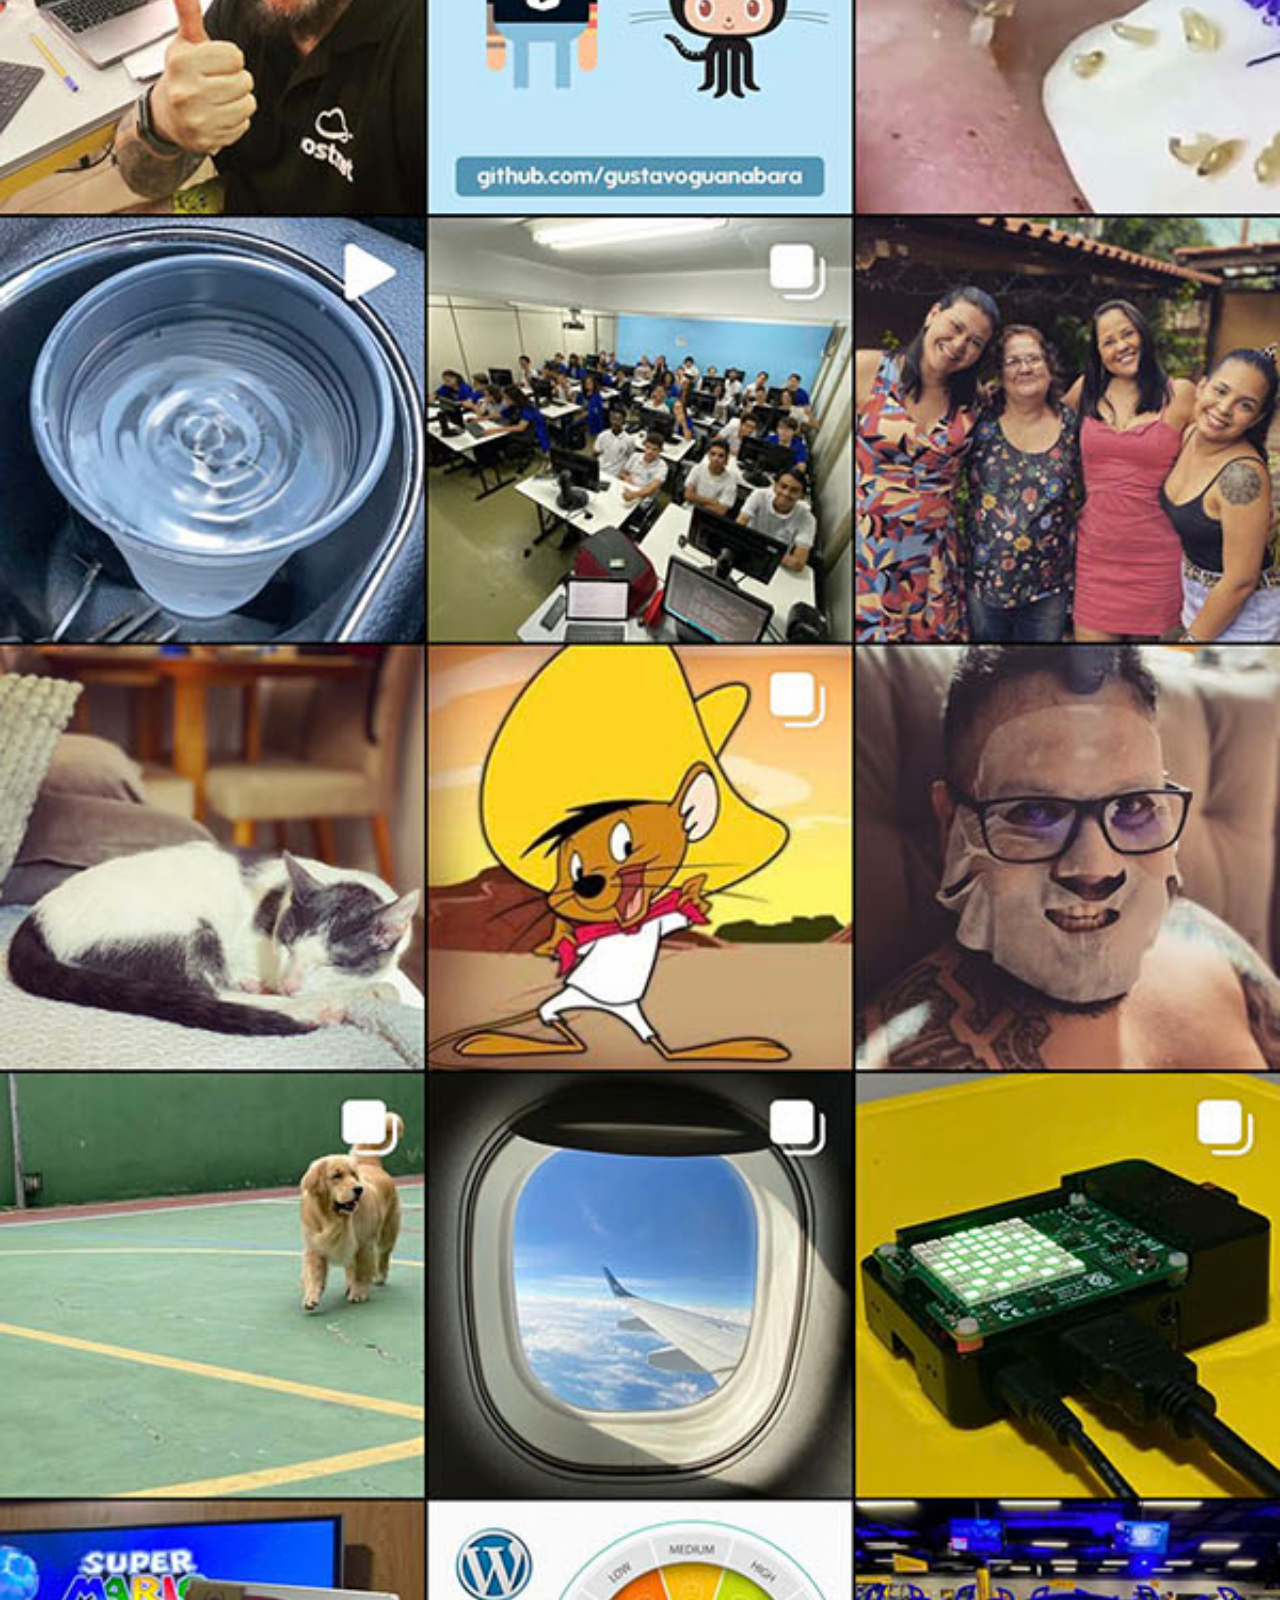
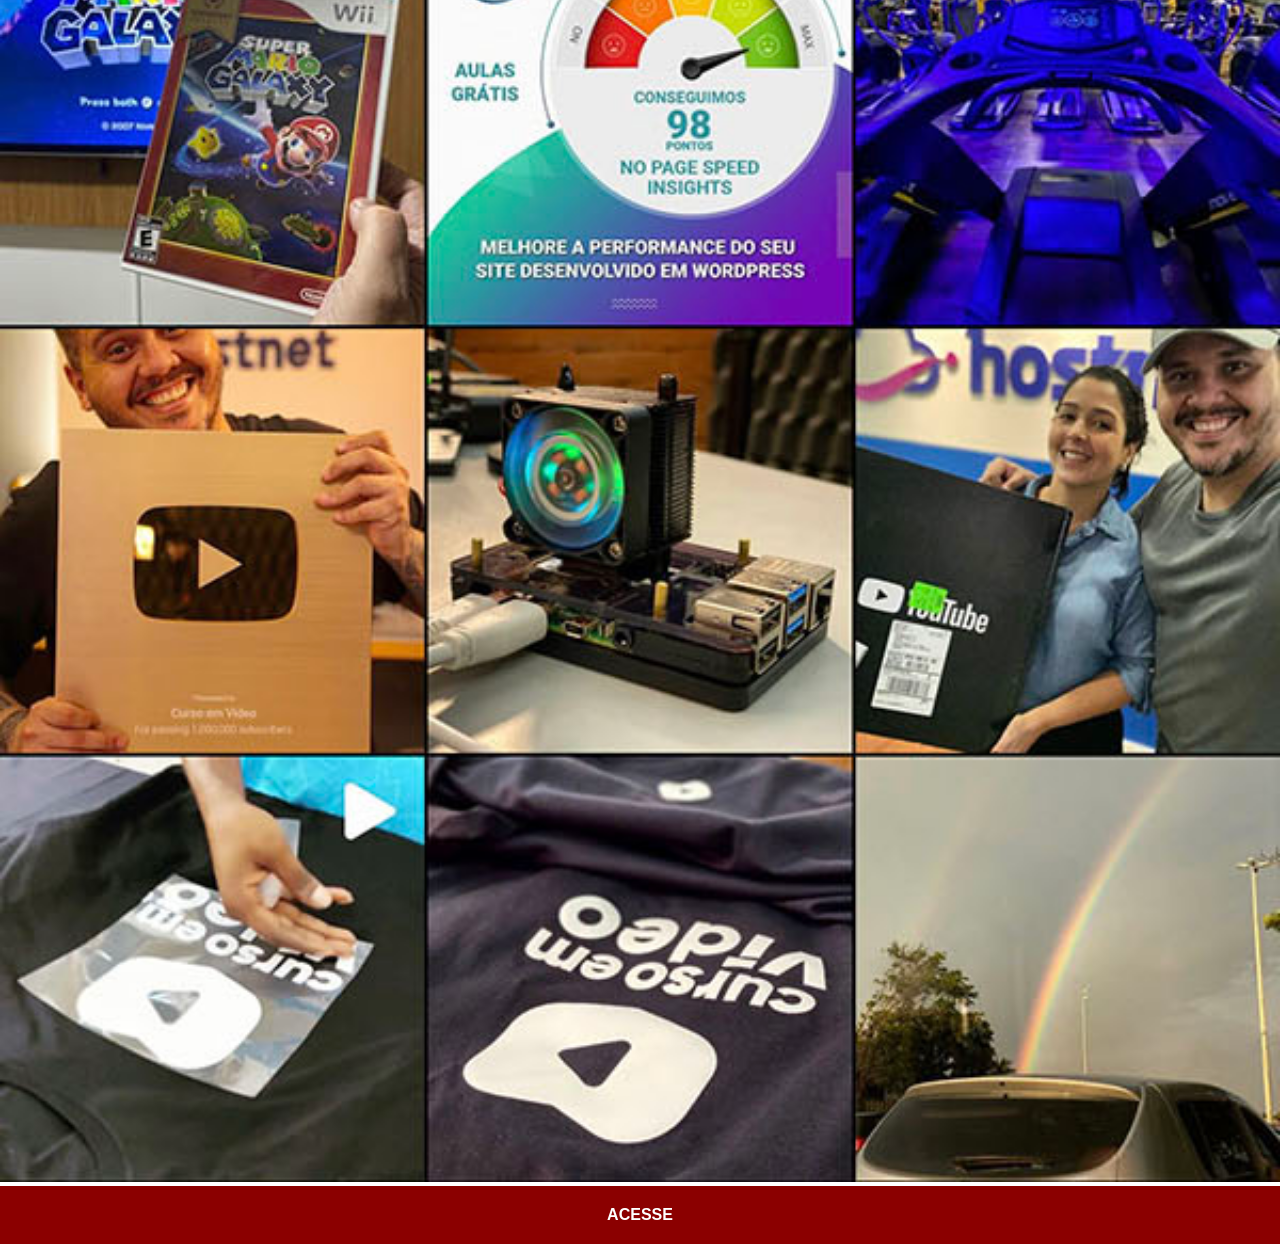
<file: instagram.html>
<!DOCTYPE html>
<html lang="en">
<head>
    <meta charset="UTF-8">
    <meta name="viewport" content="width=device-width, initial-scale=1.0">
    <title>Instagram</title>
    <link rel="stylesheet" href="estilos/social.css">
</head>
<body>
    <img src="imagens/tela-instagram.jpg" alt="Instagram">
    <a href="https://www.instagram.com/gustavoguanabara/" target="_blank">ACESSE</a>
</body>
</html>
</file>
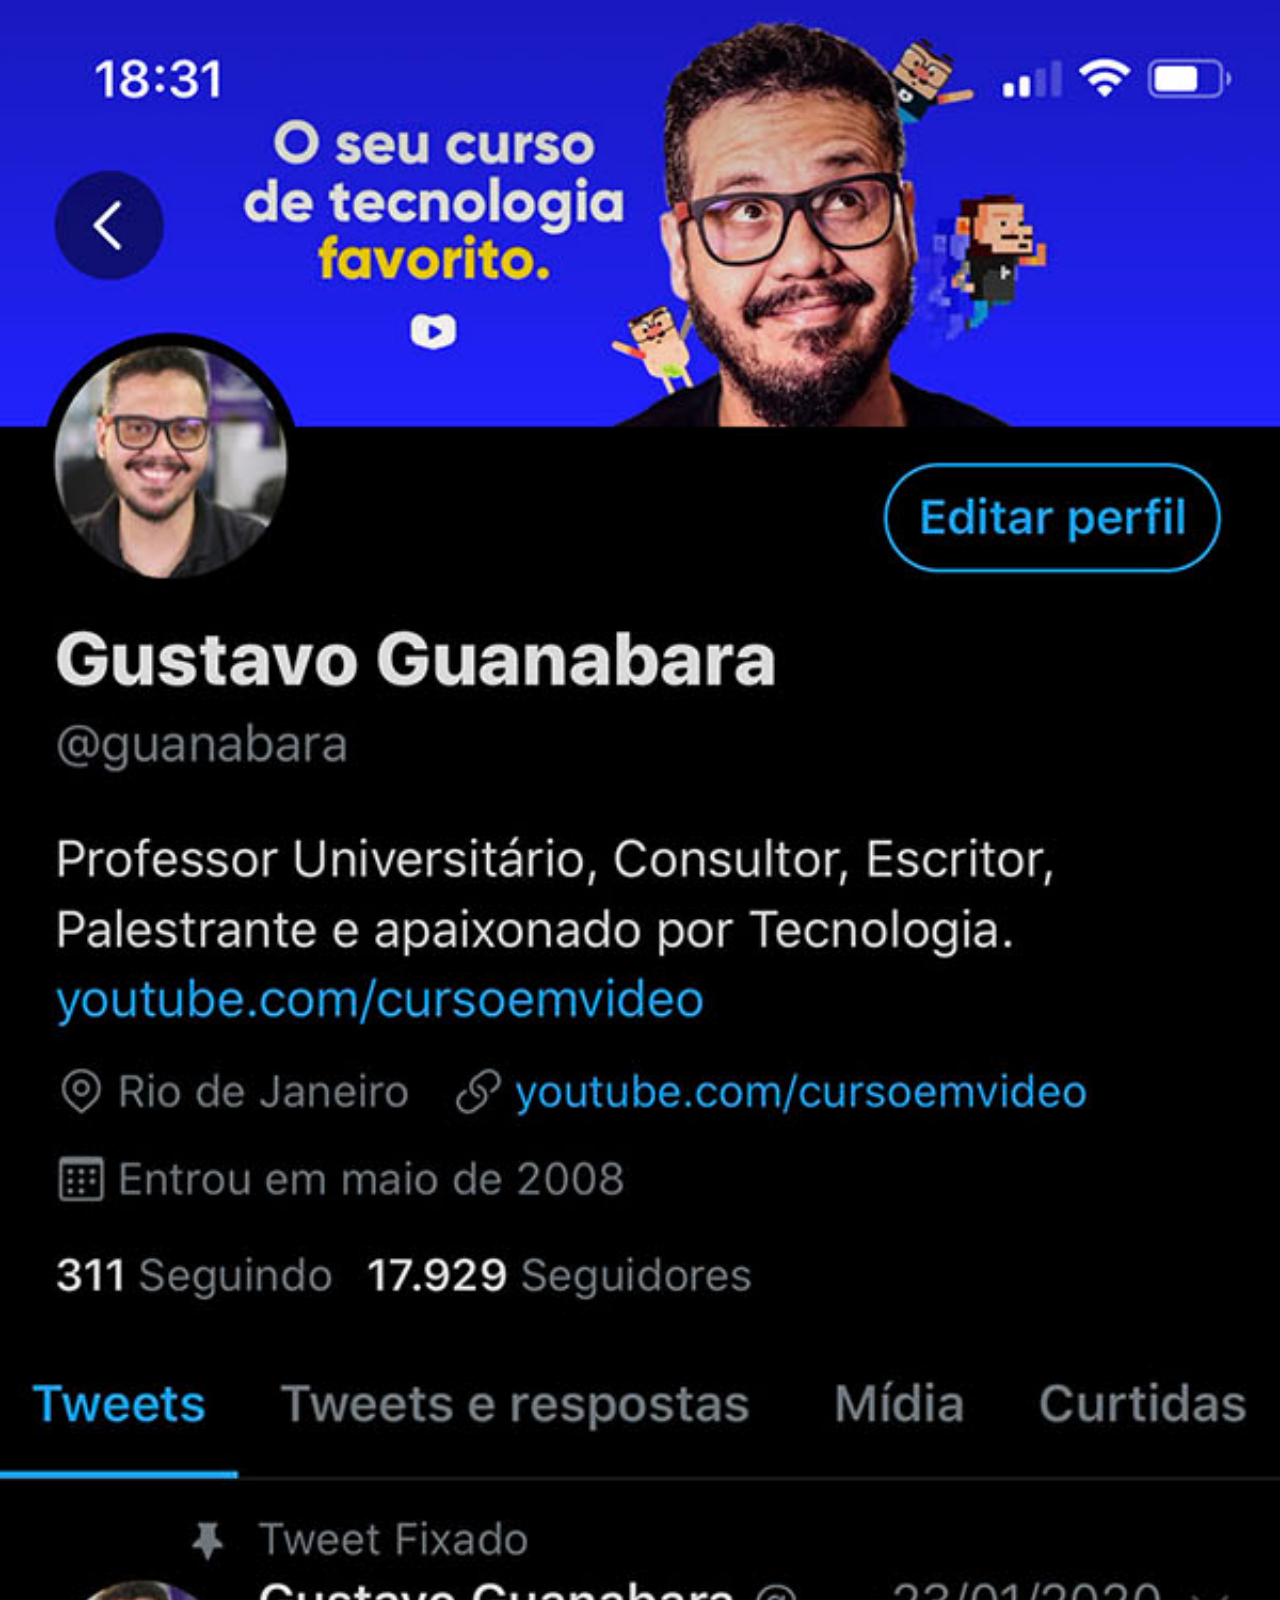
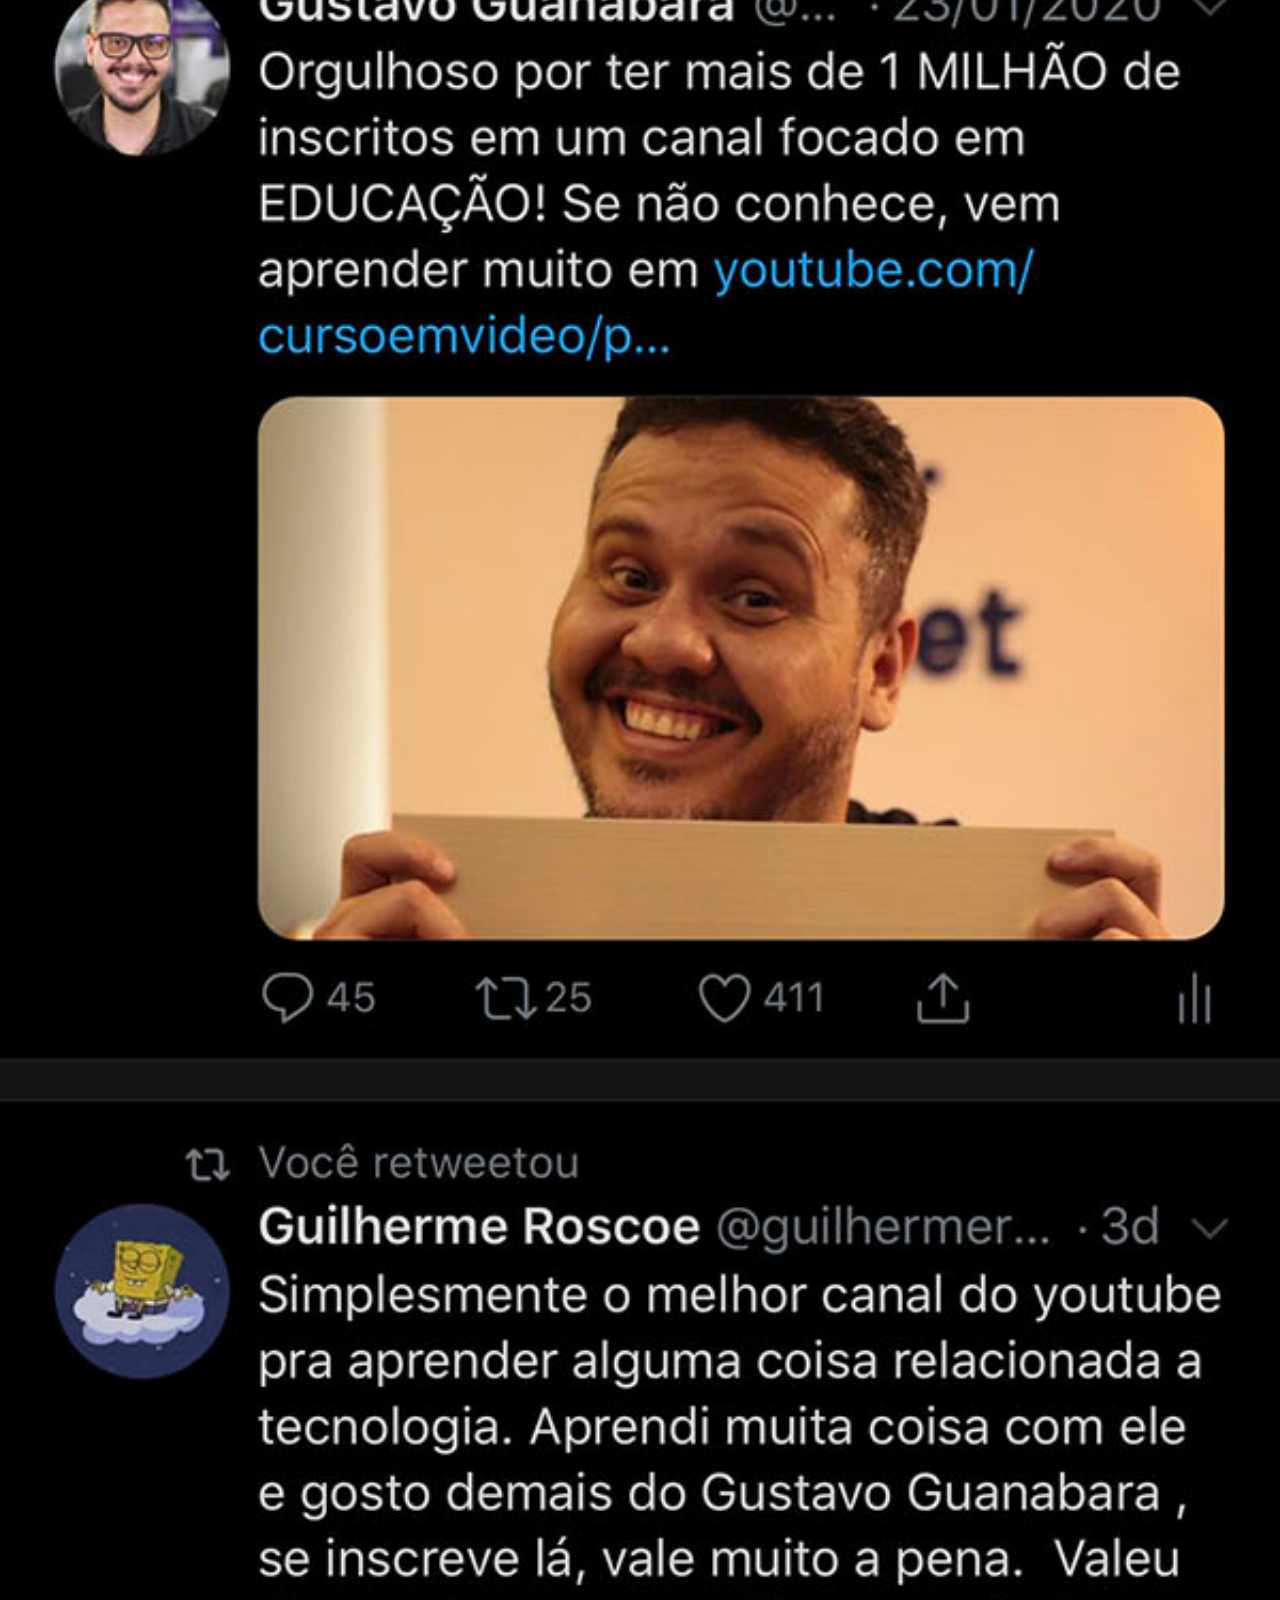
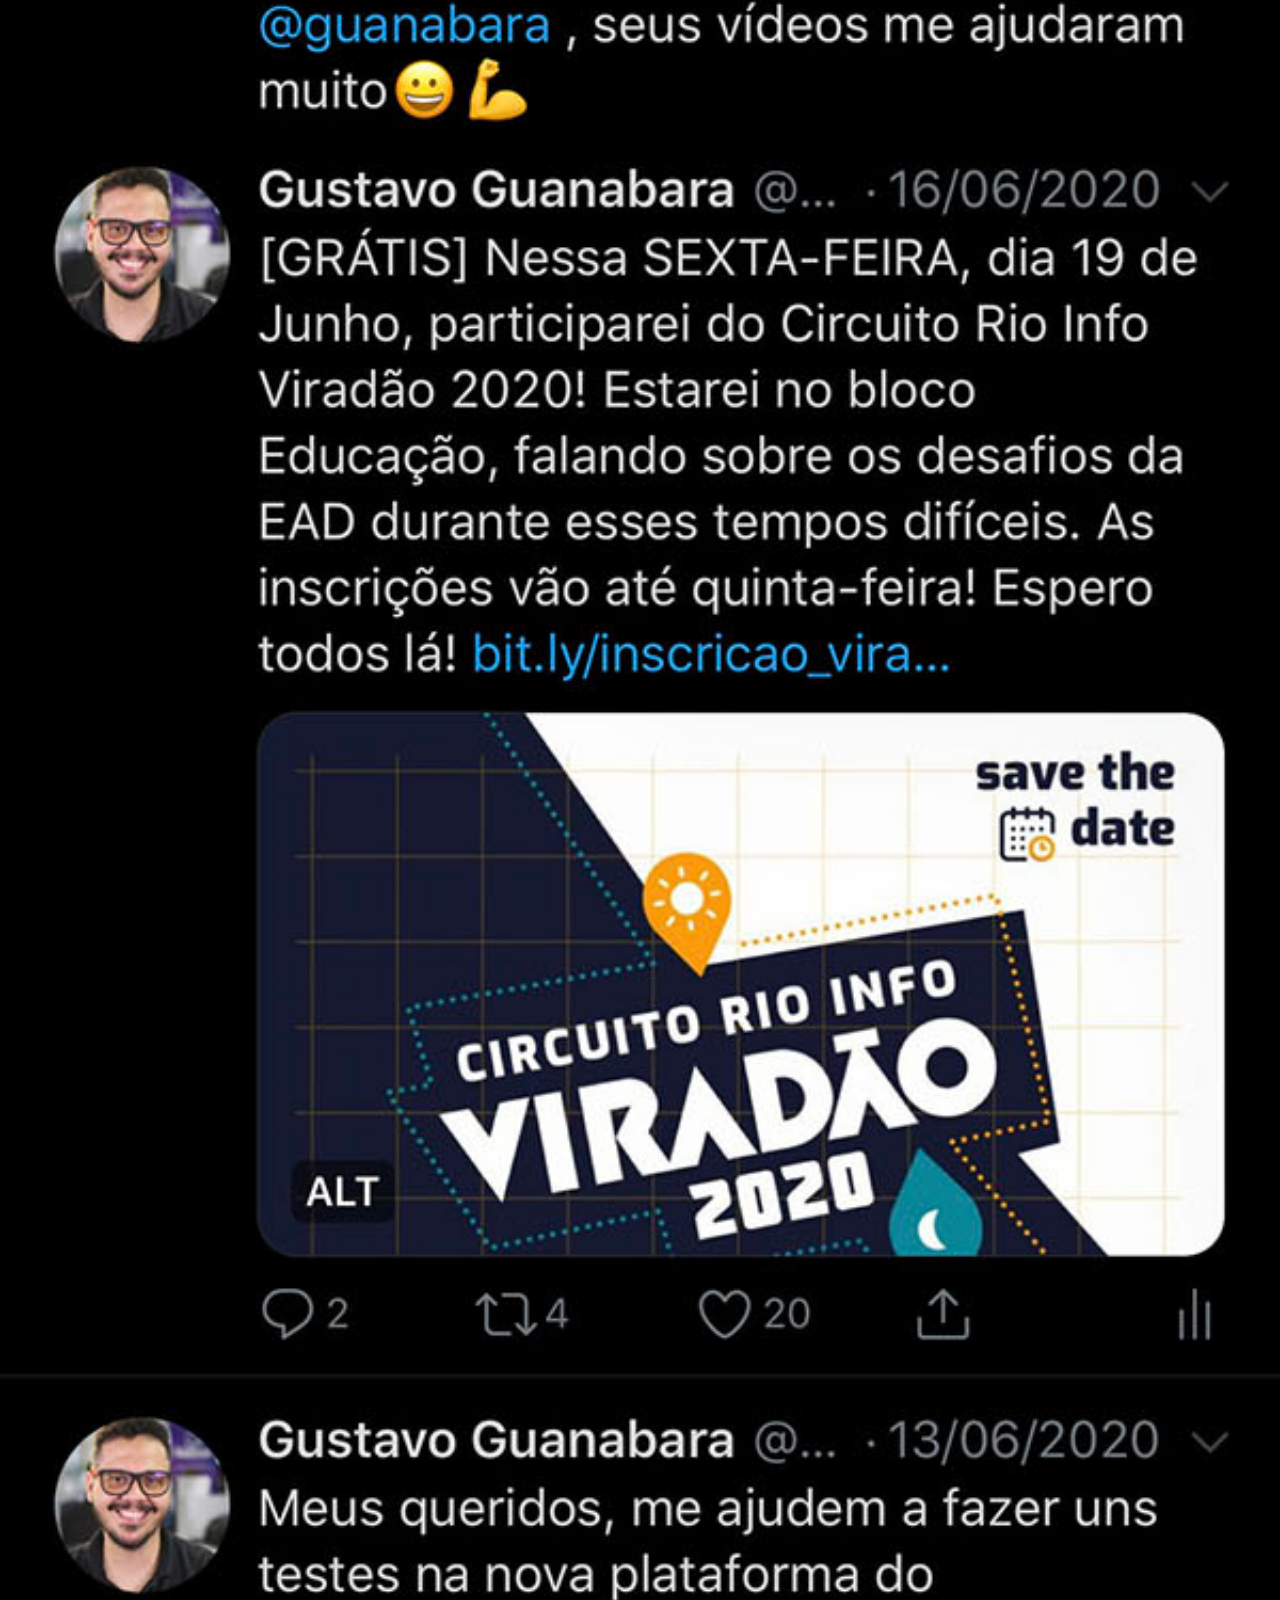
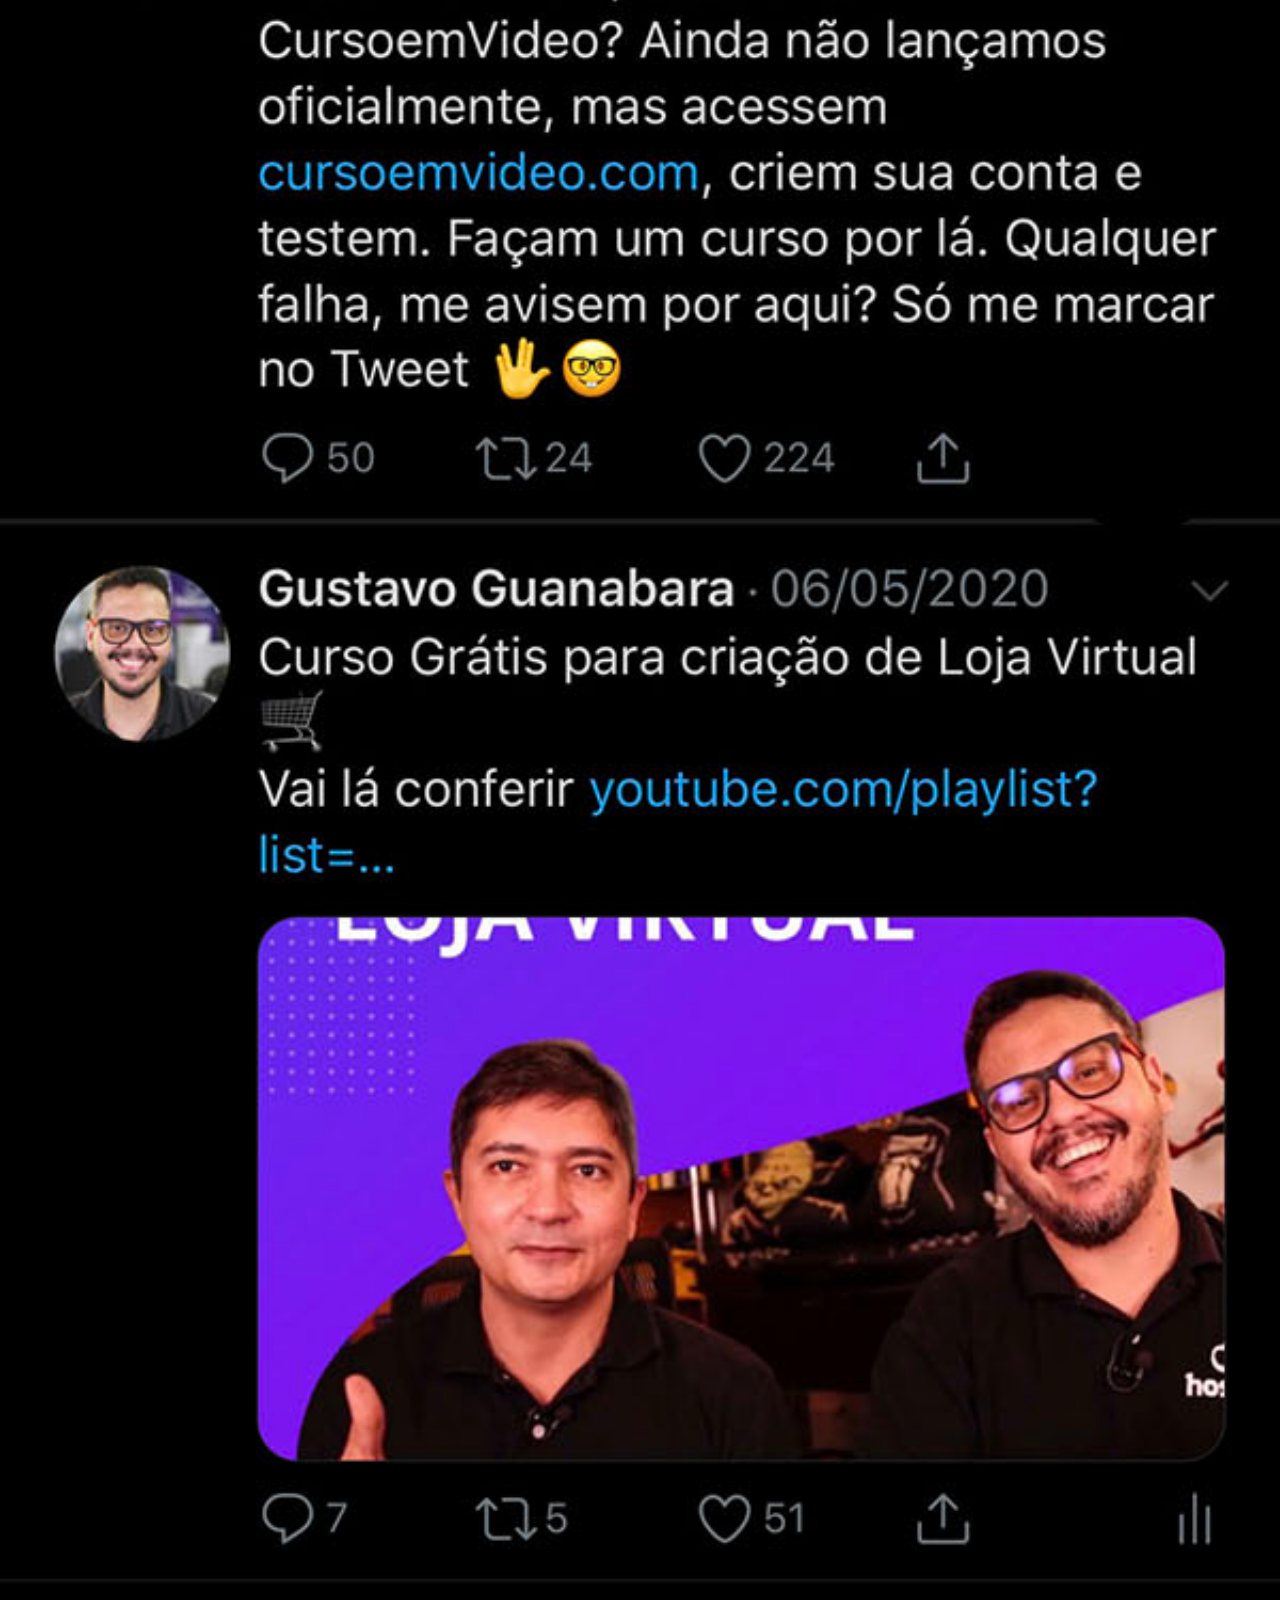
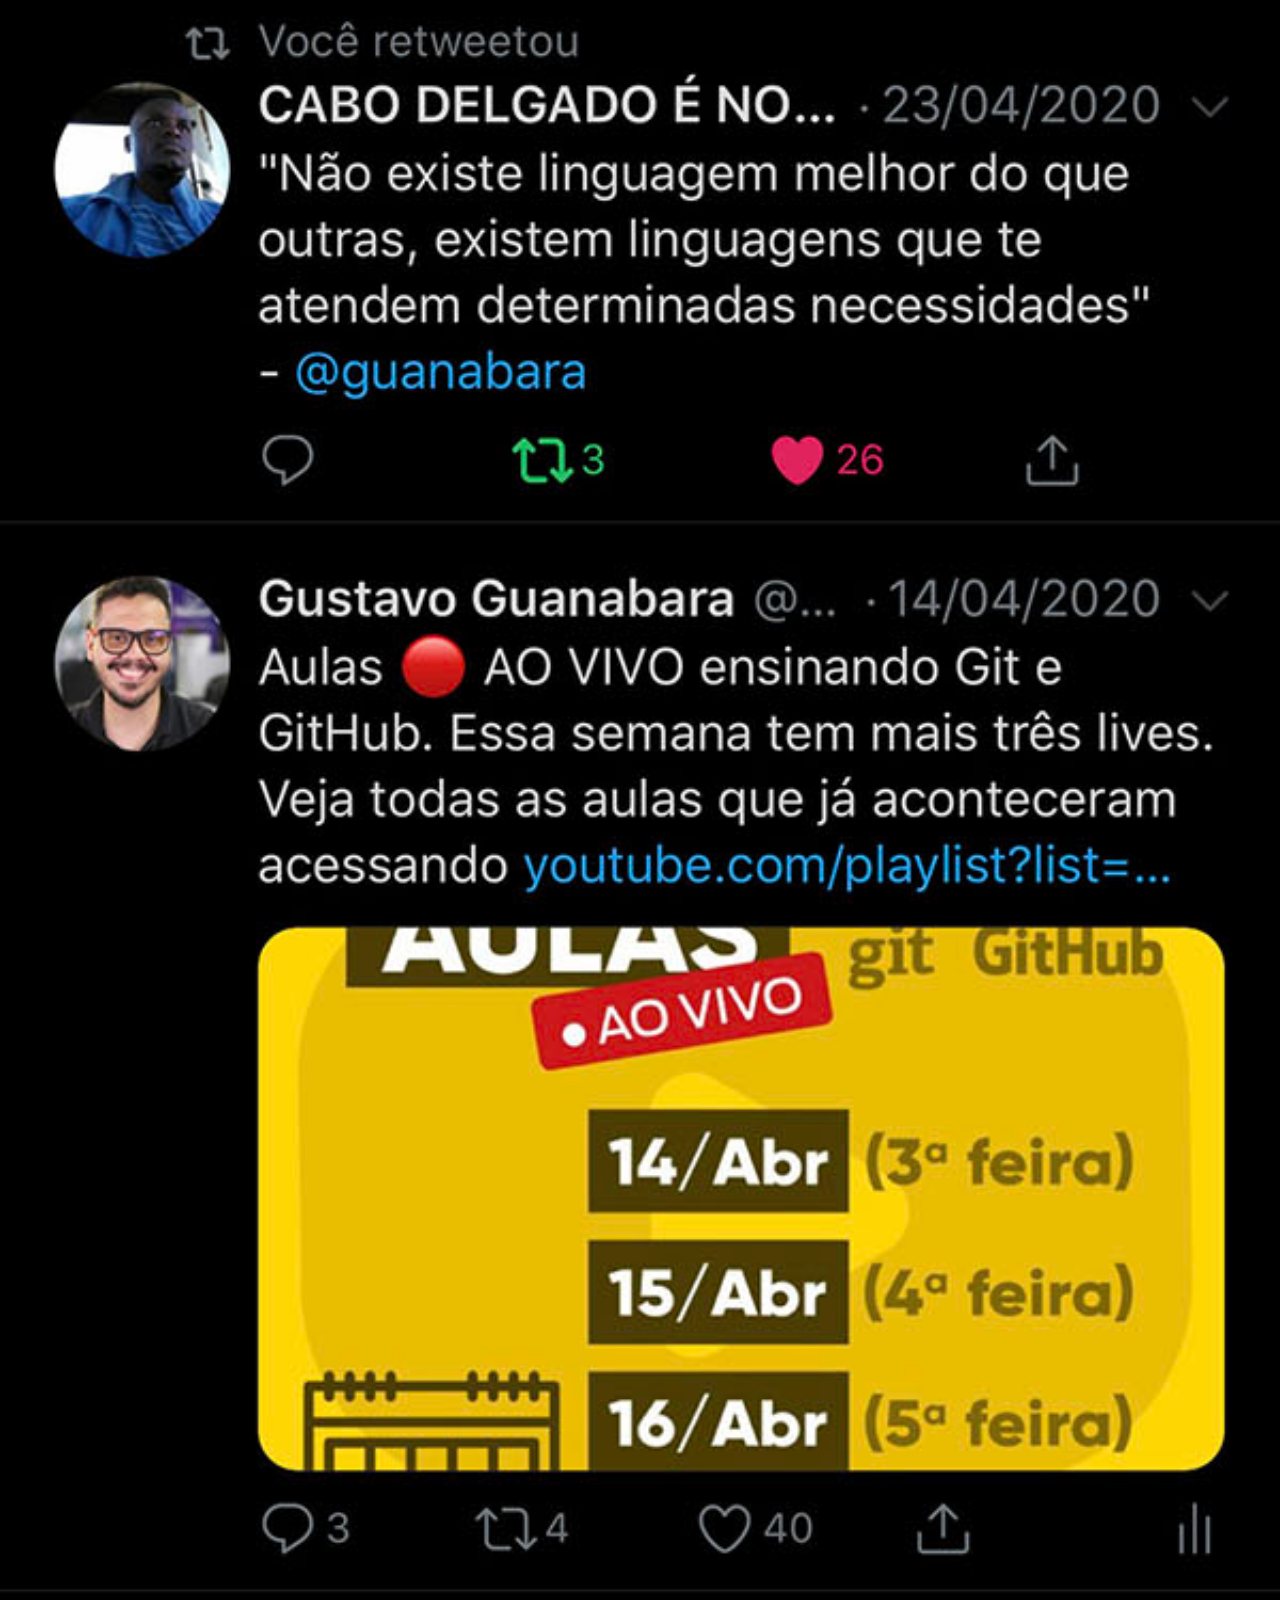
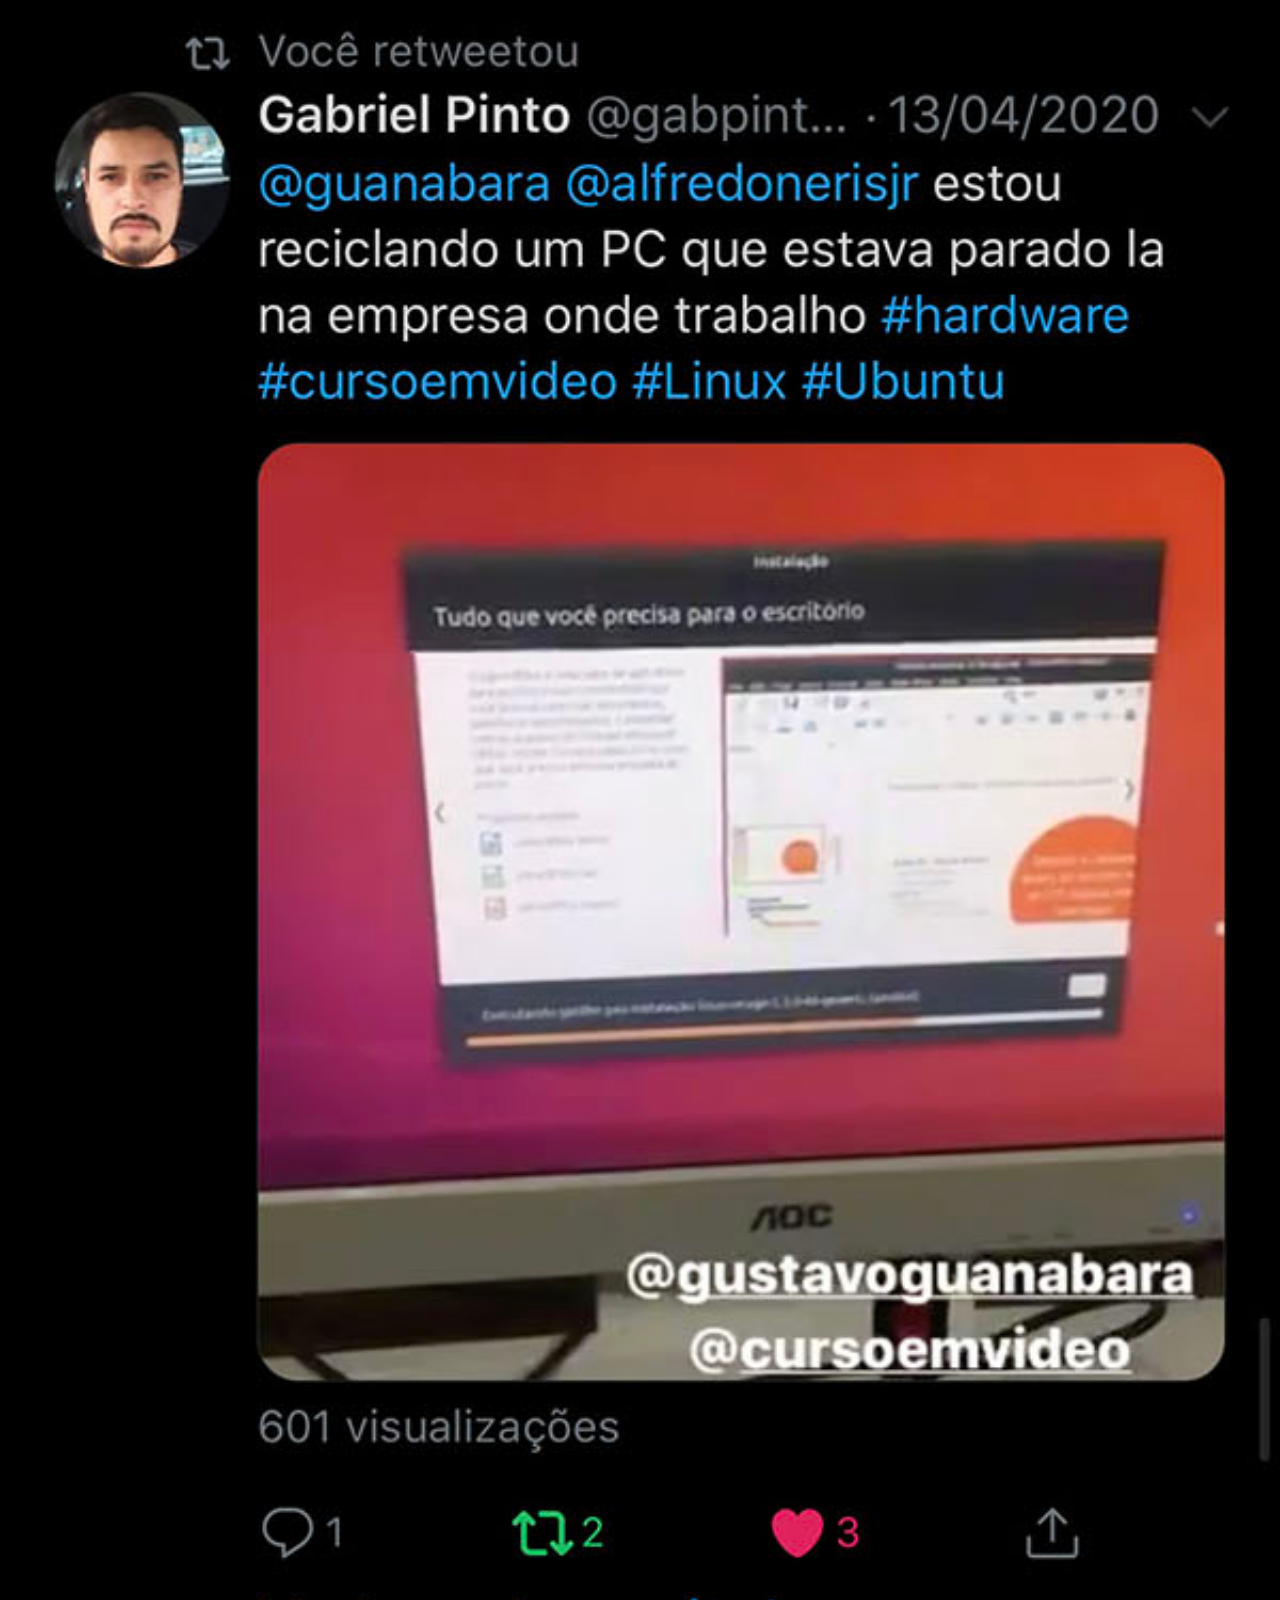
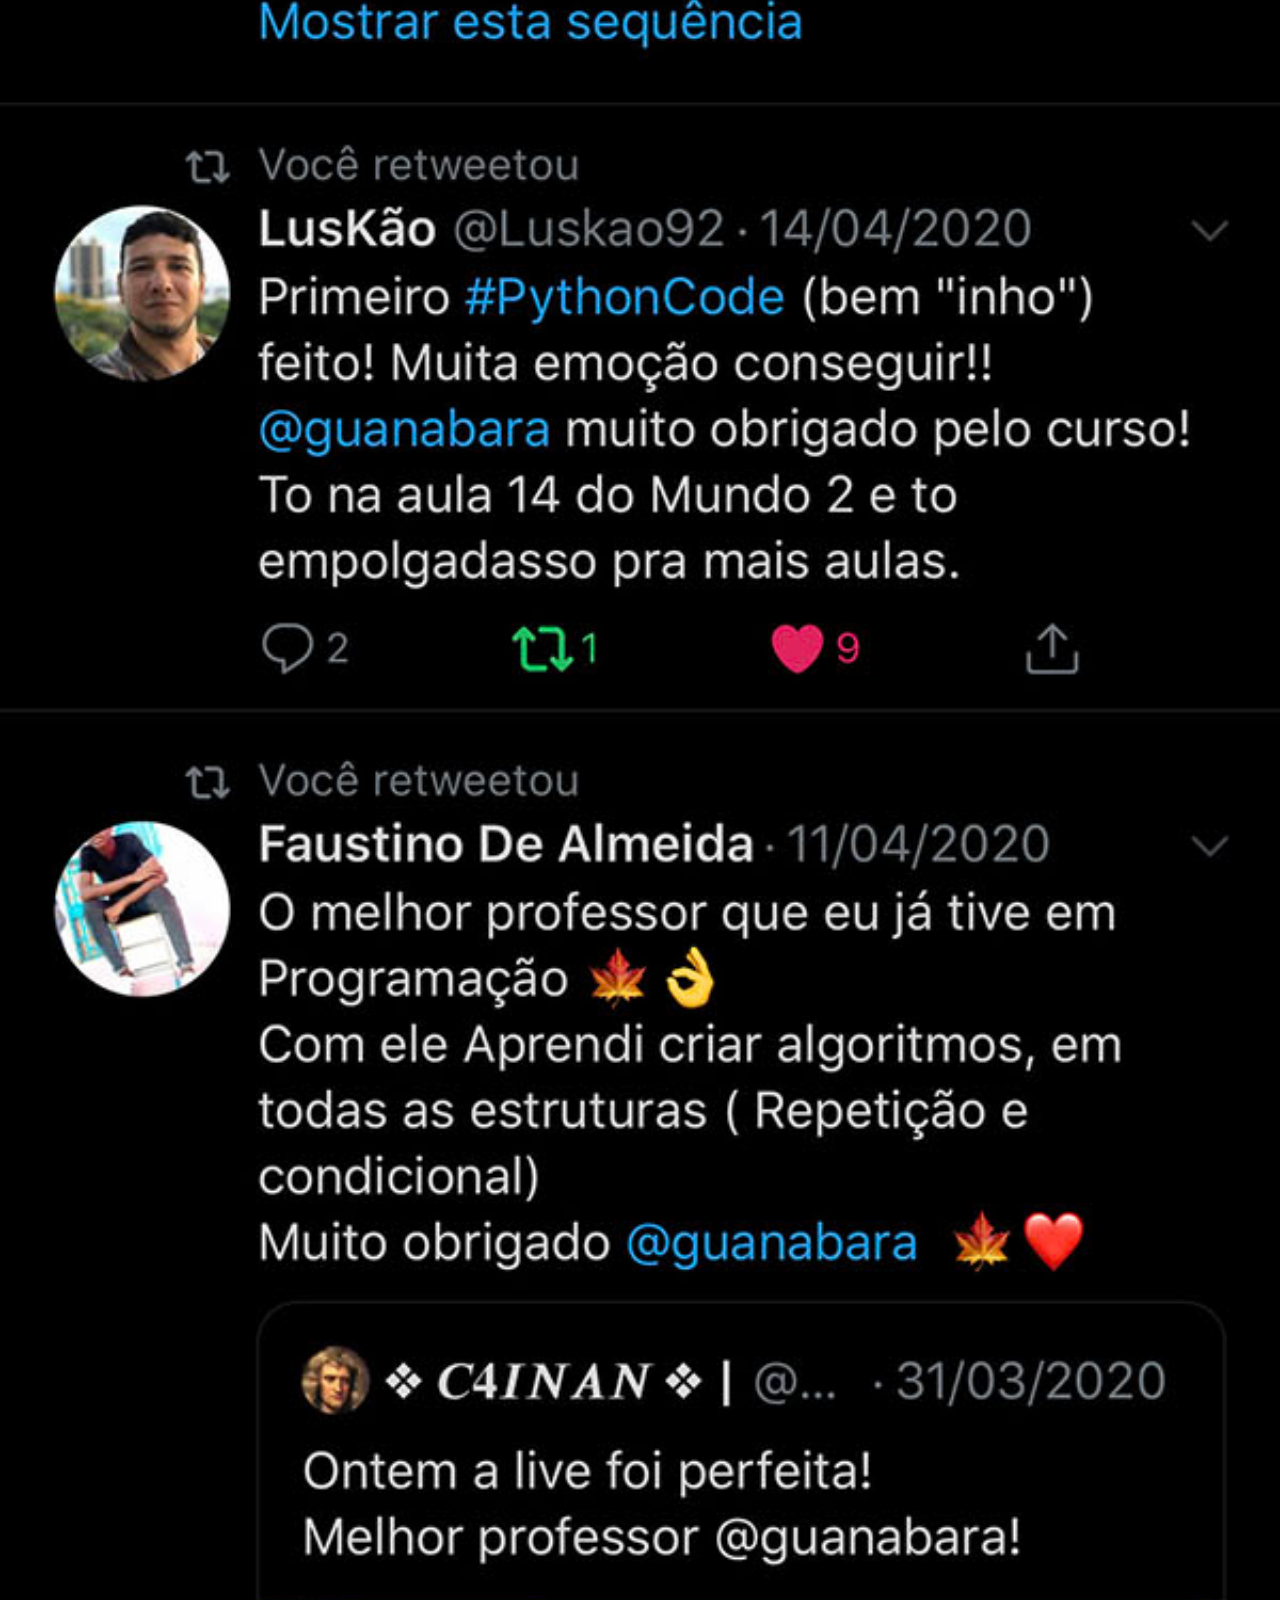
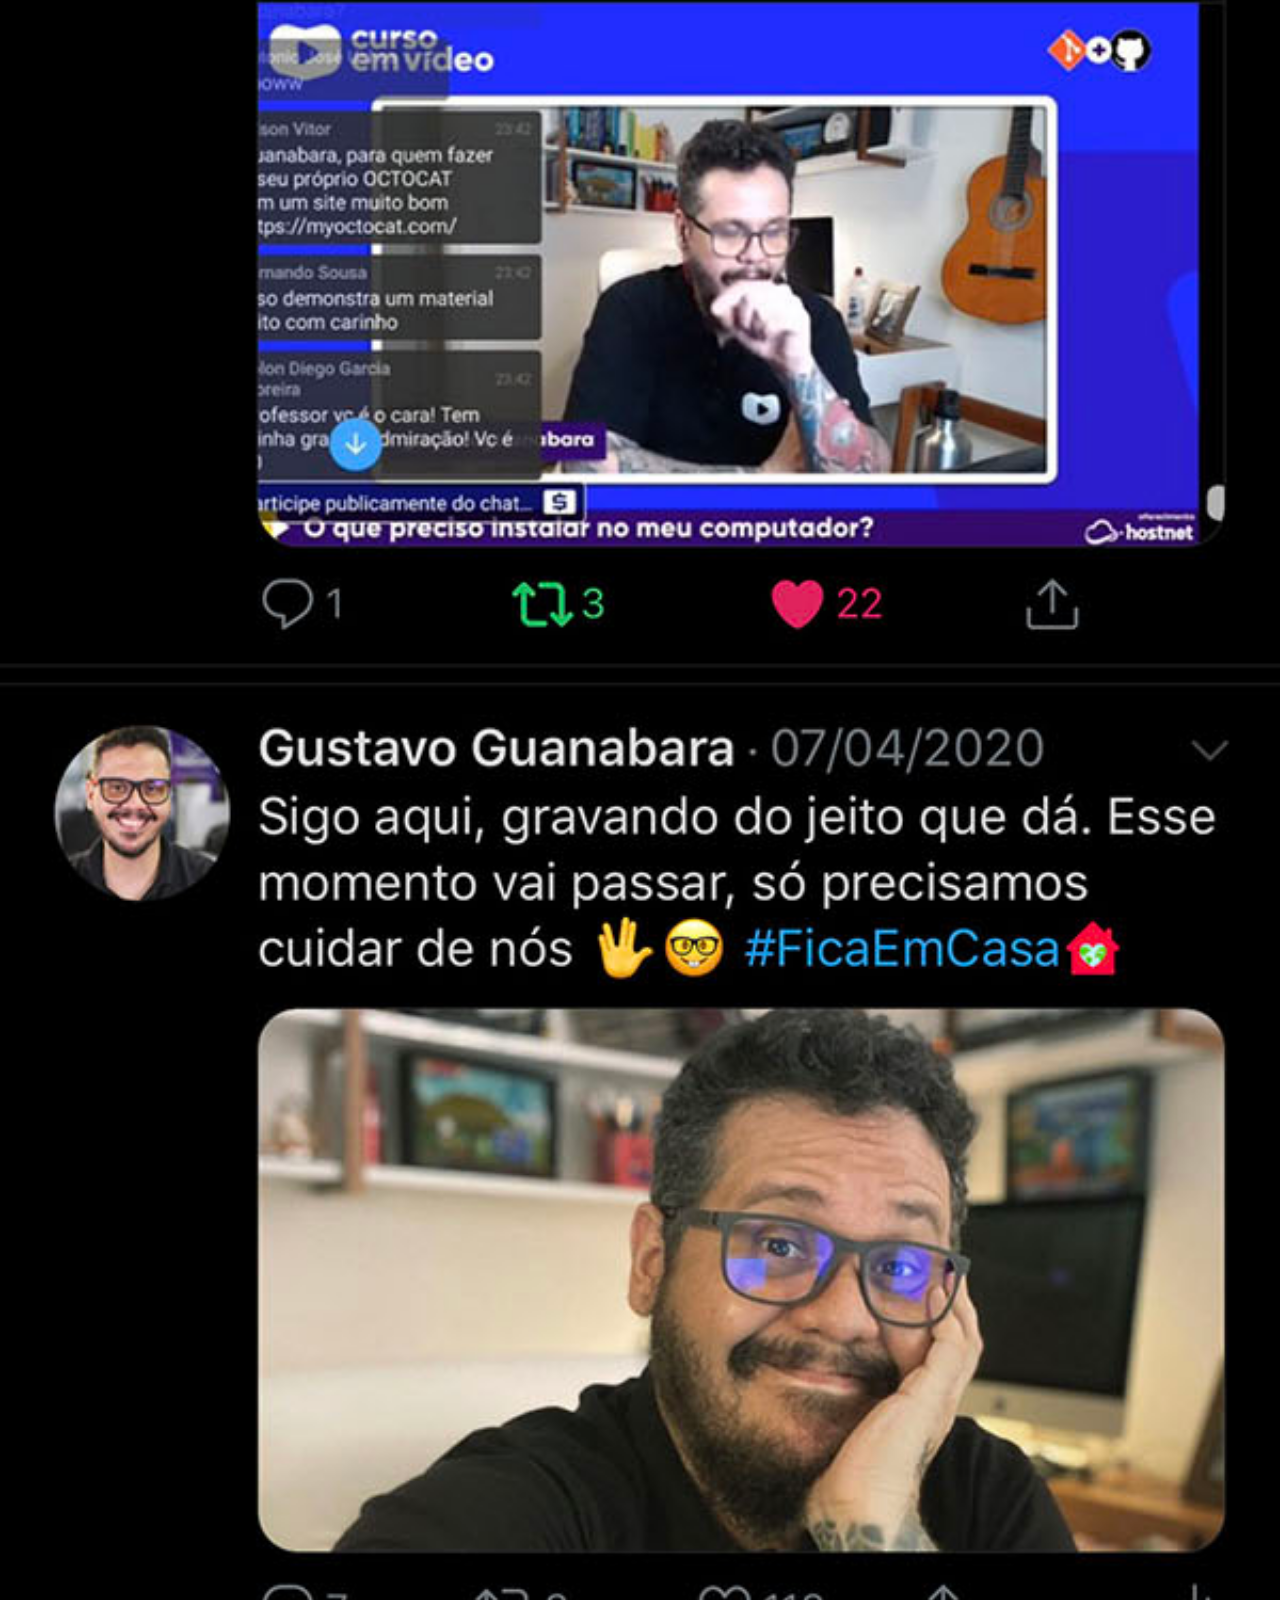
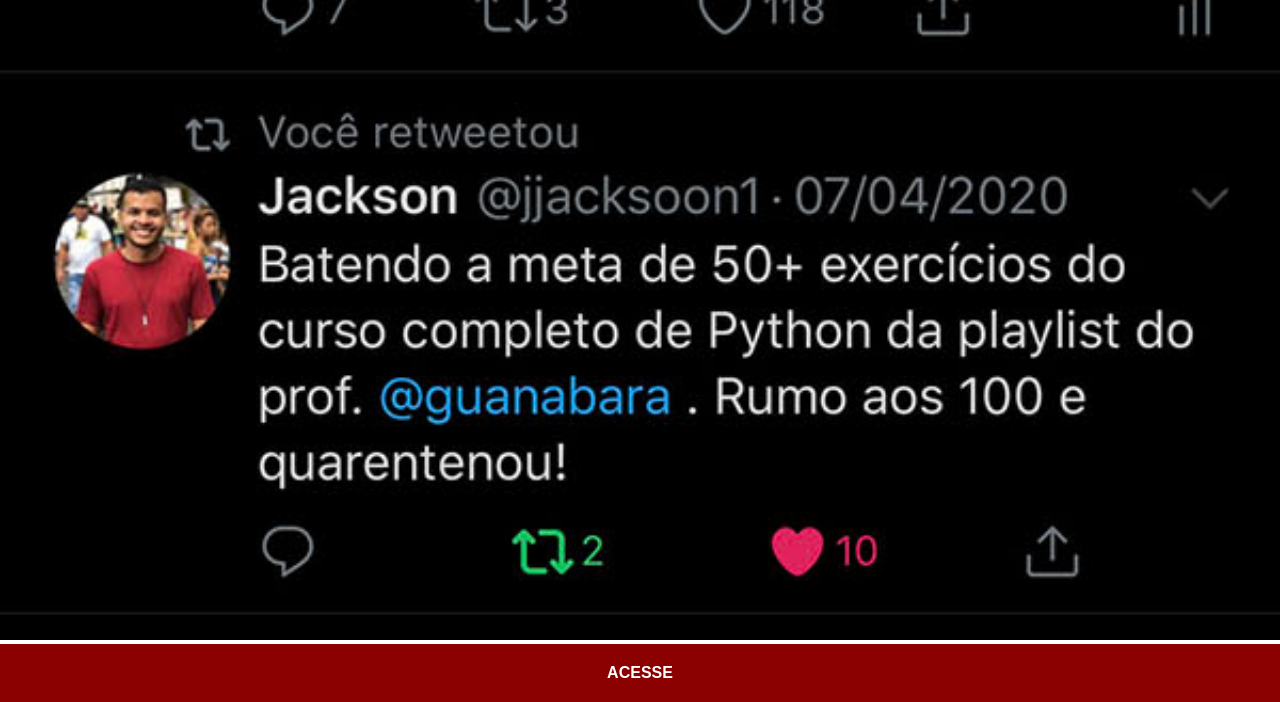
<file: twitter.html>
<!DOCTYPE html>
<html lang="en">
<head>
    <meta charset="UTF-8">
    <meta name="viewport" content="width=device-width, initial-scale=1.0">
    <title>Twitter</title>
    <link rel="stylesheet" href="estilos/social.css">
</head>
<body>
    <img src="imagens/tela-twitter.jpg" alt="twitter">
    <a href="https://x.com/guanabara">ACESSE</a>
</body>
</html>
</file>
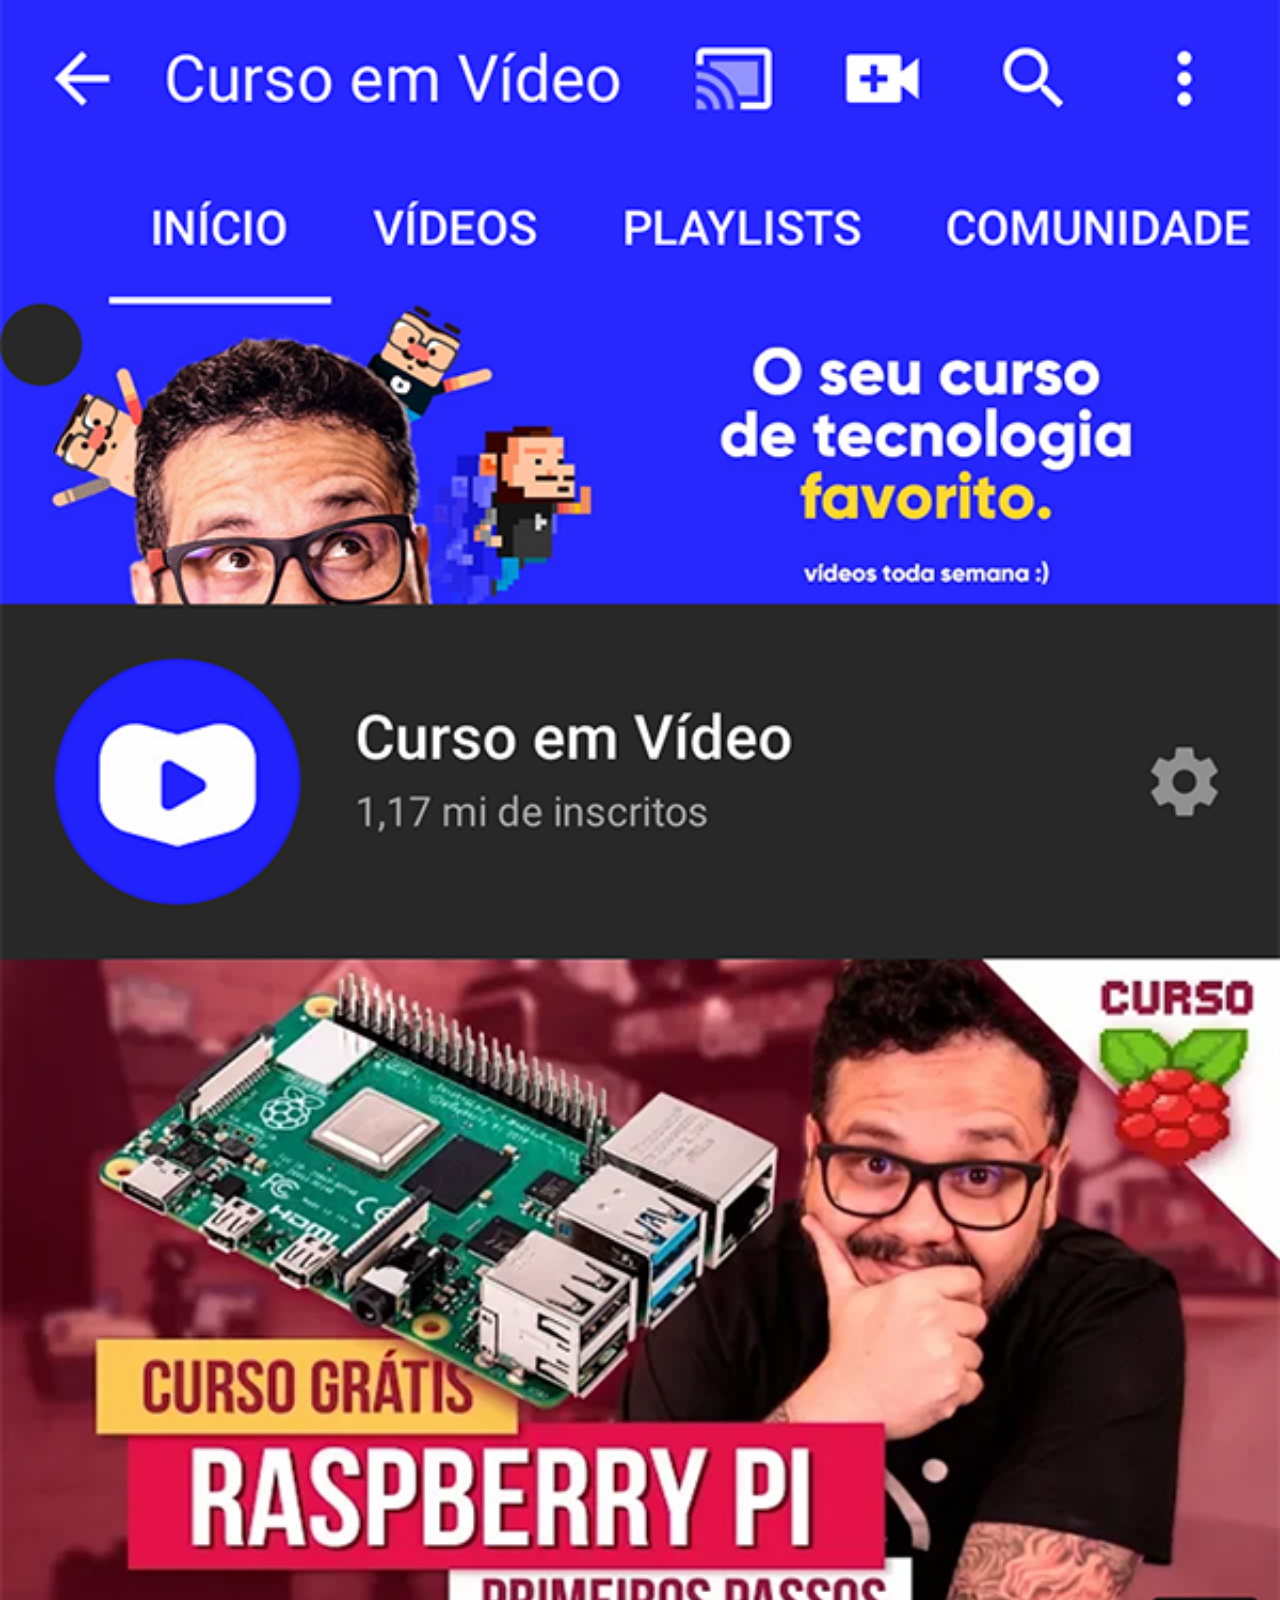
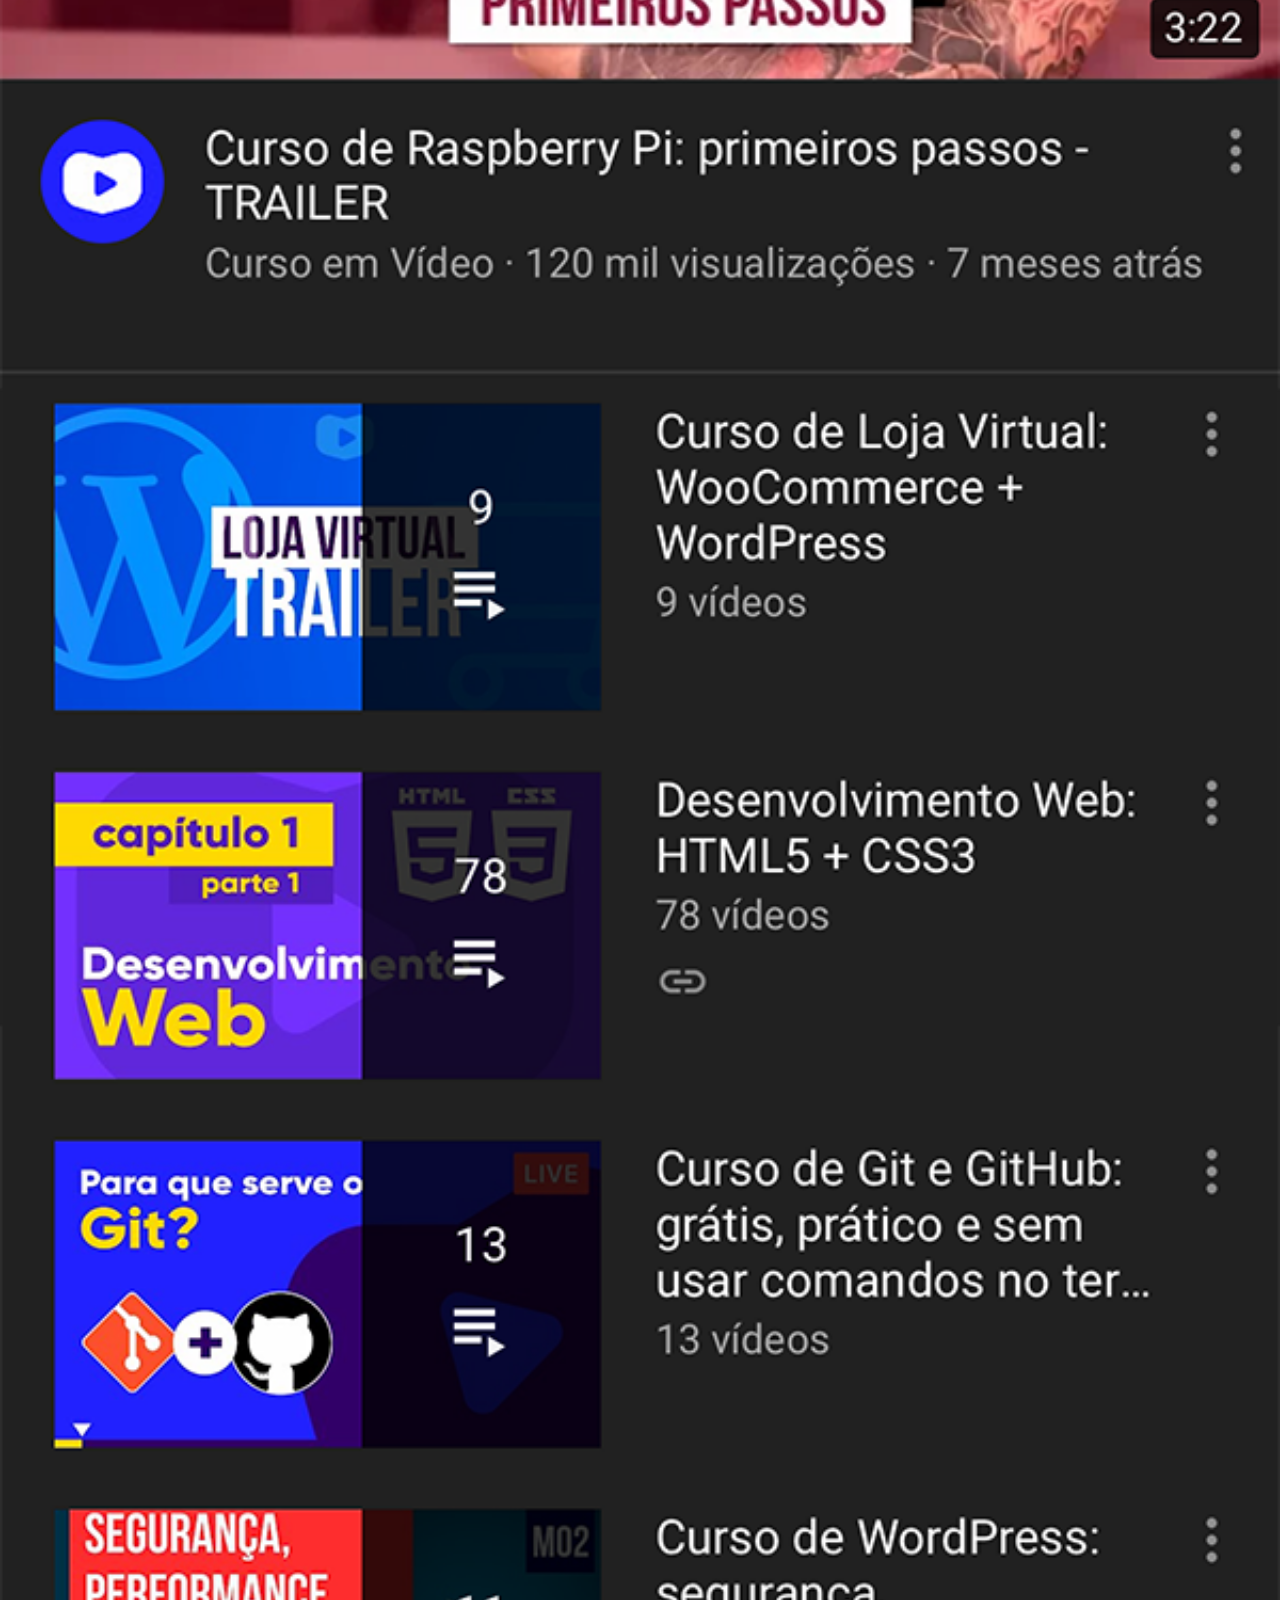
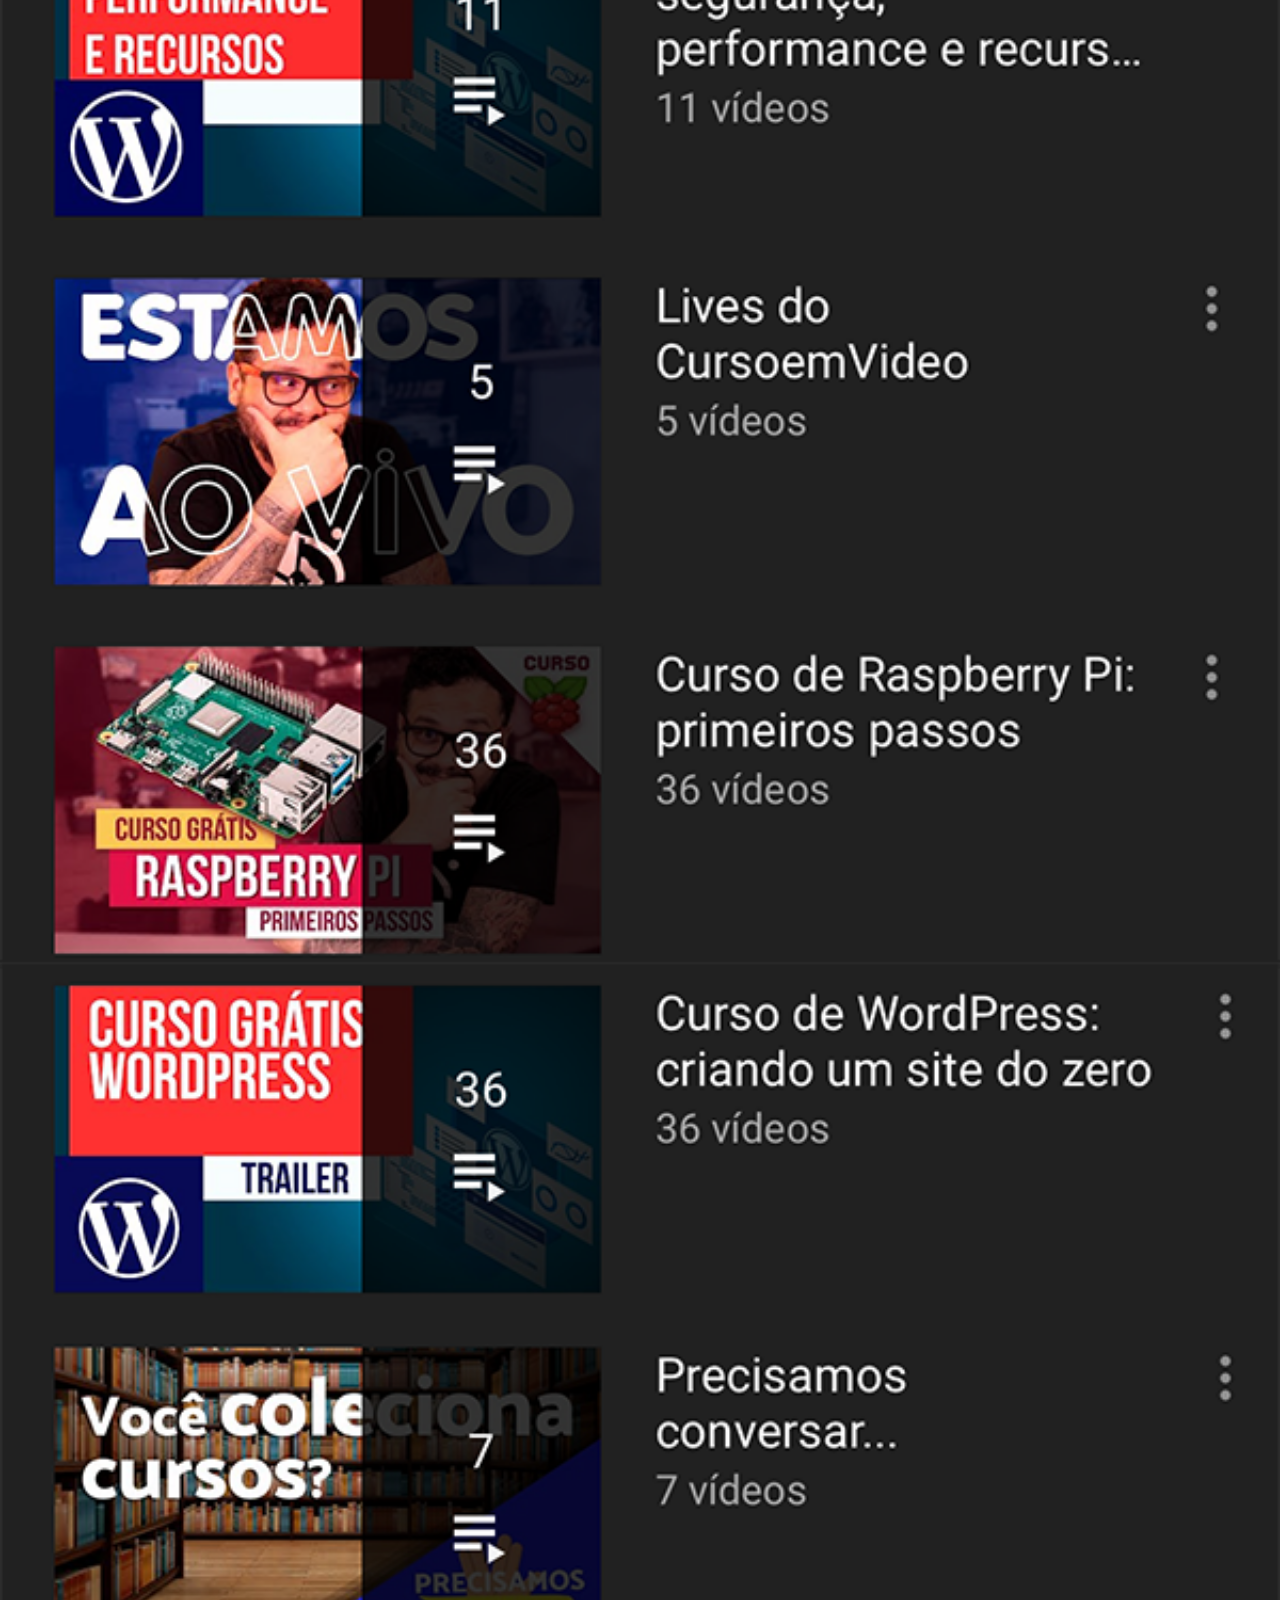
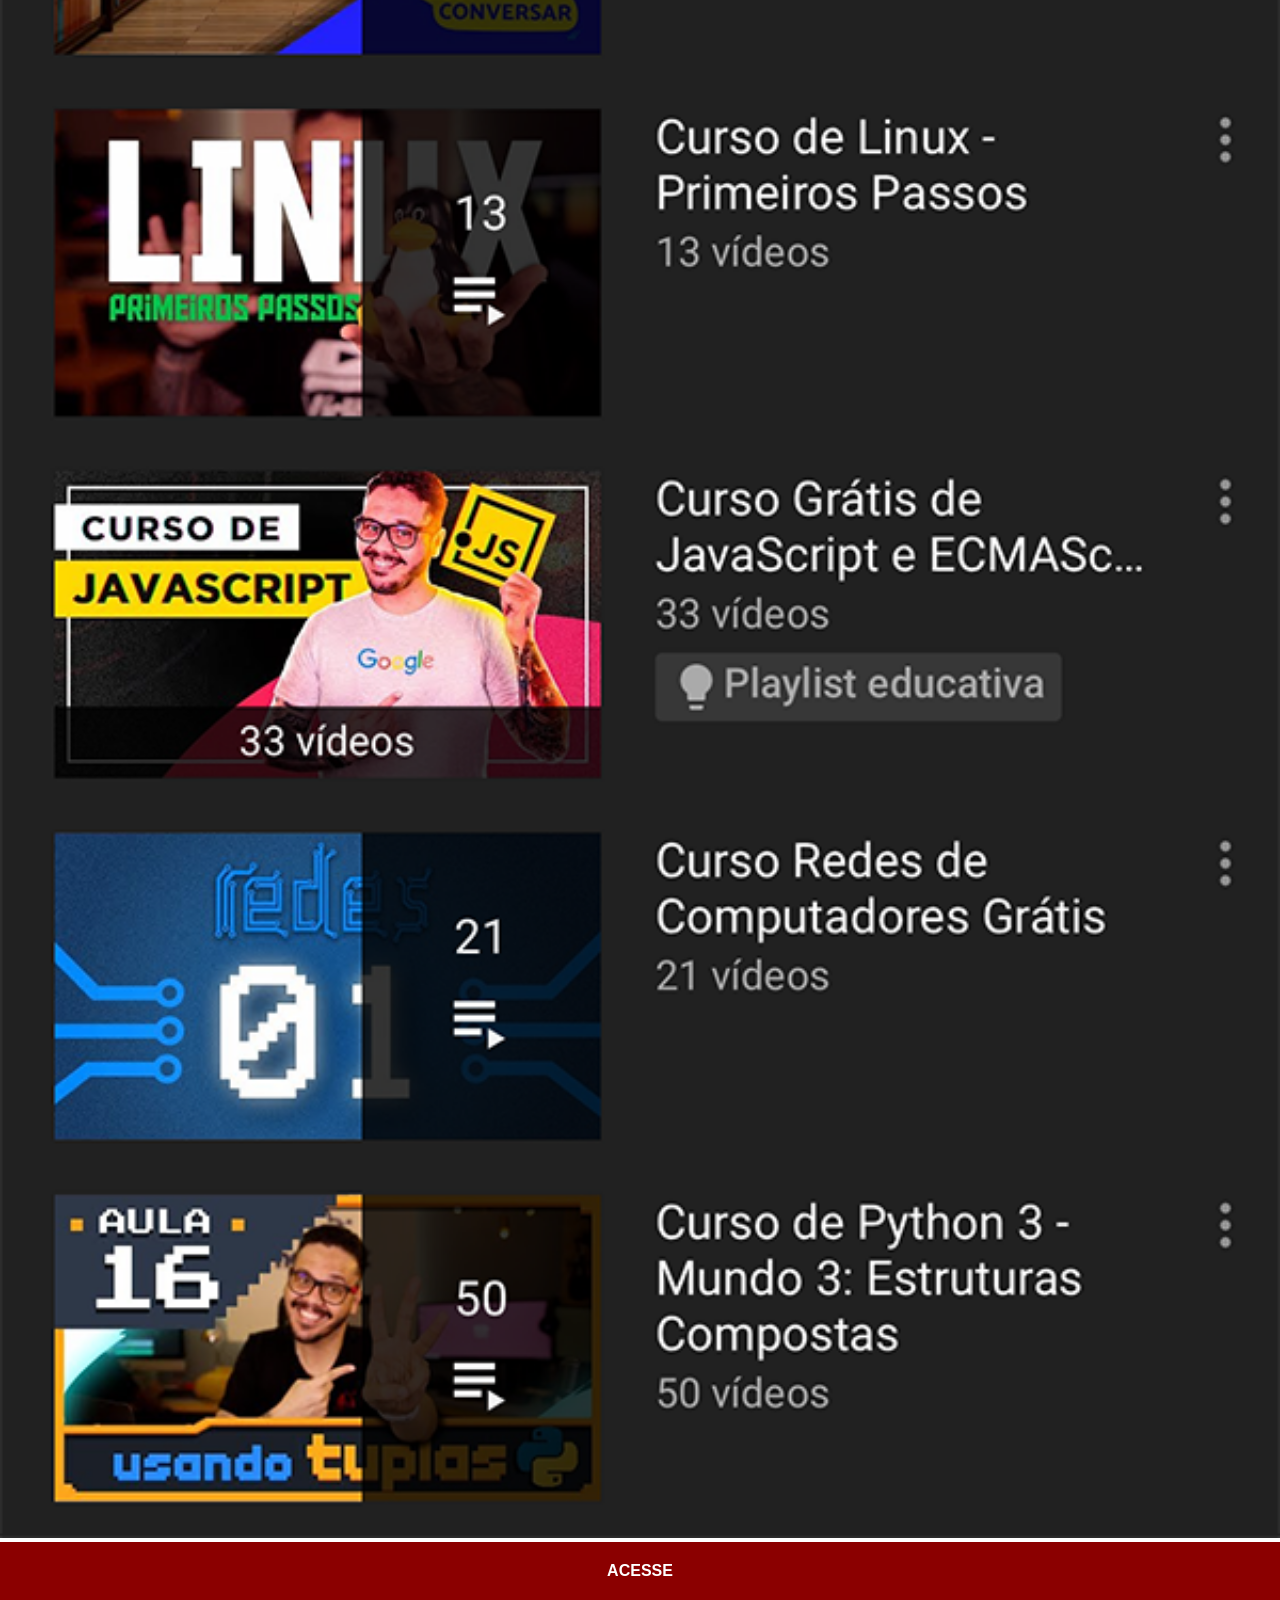
<file: youtube.html>
<!DOCTYPE html>
<html lang="pt-br">
<head>
    <meta charset="UTF-8">
    <meta name="viewport" content="width=device-width, initial-scale=1.0">
    <title>Youtube</title>
    <link rel="stylesheet" href="estilos/social.css">
</head>
<body>
    <img src="imagens/tela-youtube.png" alt="Youtube">
    <a href="https://www.youtube.com/@cursoemvideo/podcasts" target="_blank">ACESSE</a>
</body>
</html>
</file>
<file: estilos/style.css>
@charset "UTF-8";

* {
    margin: 0;
    padding: 0;
    font-family: Arial, Helvetica, sans-serif;
}

html, body {
    height: 100vh;
    width: 100vw;
    background-color: black;
}

body {
    background: url('../imagens/fundo-madeira.jpg') no-repeat top center;
    background-size: cover;
    background-attachment: fixed;

}

main {
    position: relative;
    height: 100vh;
}

section#telefone {
    position: absolute;
    top: 50%;
    left: 50%;
    transform: translate(-50%, -50%);

    height: 627px;
    width: 311px;
    background: url('../imagens/frame-iphone.png') no-repeat;
}

iframe#tela {
    position: relative;
    top: 80px;
    left: 22px;
    width: 267px;
    height: 471px;
}

section#redes-sociais {
    text-align: right;
}

section#redes-sociais img {
    width: 50px;
    margin: 10px;
    border-radius: 50%;
    box-shadow: 2px 2px 5px rgba(0, 0,0,0.400);
    box-sizing: border-box;
}

section#redes-sociais img:hover {
    border: 2px solid rgba(255, 255, 255, 0.637);
    transform: translate(-3px, -3px);
    box-shadow: 5px 5px 10px rgba(0, 0, 0, 0.623);
    transition: transform .3s, border 1s;
}
</file>
<file: estilos/social.css>
* {
    margin: 0px;
    padding: 0px;
    font-family: Arial, Helvetica, sans-serif;
    }

::-webkit-scrollbar{
    width: 0px;
    height: 0px;
    }

img {
    width: 100vw;

}
a {
    display: block;
    background-color: darkred;
    color: white;
    padding: 20px;
    text-align: center;
    font-weight: bolder;
    text-decoration: none;
}

a:hover {
    background-color: red; 
}
</file>
